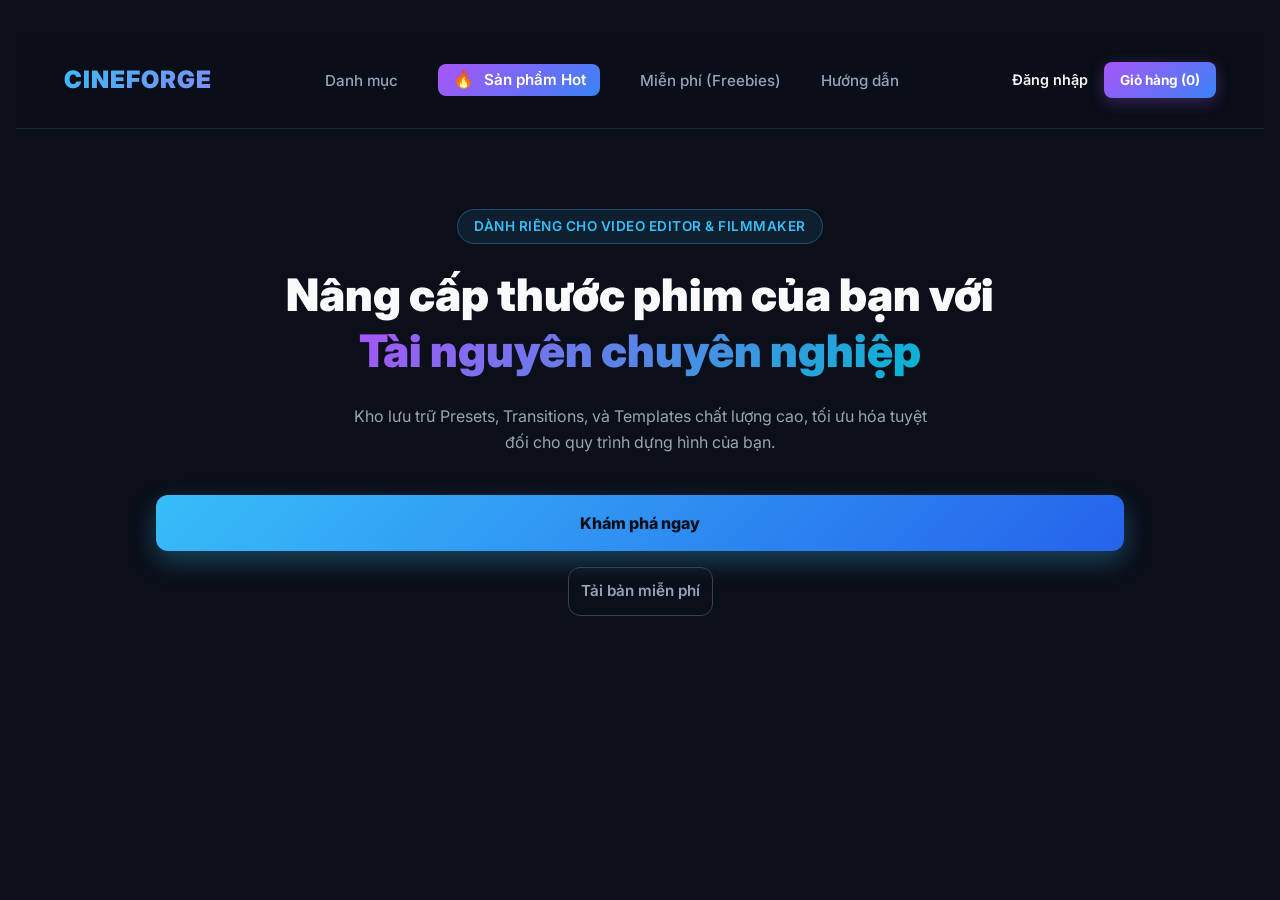
<file: index.html>
<!doctype html>
<html lang="vi">
  <head>
    <meta charset="UTF-8" />
    <meta name="viewport" content="width=device-width, initial-scale=1.0" />
    <link rel="icon" type="image/svg+xml" href="fabicon.svg" />
    <title>Dự án sell_online</title>
    <!-- Google Fonts -->
    <link
      href="https://fonts.googleapis.com/css2?family=Inter:wght@400;500;600;700;900&family=Poppins:wght@400;600;700;900&display=swap"
      rel="stylesheet"
    />
    <!-- Liên kết file CSS riêng -->
    <link rel="stylesheet" href="style.css" />
    <style>
      /* <!-- Bọc thẻ a dẫn về trang chủ --> */
      <a
        href="./index.html"
        style="text-decoration: none; display: inline-flex; align-items: center; gap: 10px;"
        > <div
        class="logo-container"
        > <img
        src="./path-to-logo.png"
        alt="CineForge Logo"
        style="width: 32px; height: 32px;"
        /
        > <!--
        Hoặc
        icon/svg
        logo
        của
        Phúc
        --
        > </div
        > <span
        style="font-size: 1.25rem; font-weight: bold; color: #ffffff;"
        > CineForge</span
        > </a
        > * {
        margin: 0;
        padding: 0;
        box-sizing: border-box;
      }

      body {
        background-color: #0b0f19;
        color: #f8fafc;
        font-family: "Inter", sans-serif;
        overflow-x: hidden;
        line-height: 1.5;
      }

      /* --- HEADER & MENU ĐÃ CÂN ĐỐI --- */
      header {
        width: 100%;
        background-color: rgba(11, 15, 25, 0.95);
        backdrop-filter: blur(10px);
        border-bottom: 1px solid #1f2937;
        position: sticky;
        top: 0;
        z-index: 1000;
        padding: 1rem 2rem;
      }

      .nav-container {
        max-width: 1300px;
        margin: 0 auto;
        display: flex;
        justify-content: space-between;
        align-items: center;
        padding: 0 1rem;
      }

      .logo {
        font-size: 1.5rem;
        font-weight: 900;
        background: linear-gradient(135deg, #38bdf8, #818cf8);
        -webkit-background-clip: text;
        -webkit-text-fill-color: transparent;
        letter-spacing: 1px;
        text-decoration: none;
      }

      .nav-links {
        display: flex;
        list-style: none;
        gap: 2.5rem;
        align-items: center;
        margin: 0 auto;
      }

      .nav-links a {
        color: #94a3b8;
        text-decoration: none;
        font-weight: 500;
        font-size: 0.95rem;
        transition: color 0.2s ease;
      }

      .nav-links a:hover,
      .nav-links a.active {
        color: #38bdf8;
      }

      .nav-actions {
        display: flex;
        gap: 1rem;
        align-items: center;
      }

      /* --- HERO SECTION --- */
      .hero-section {
        max-width: 900px;
        margin: 0 auto;
        padding: 6rem 1rem 4rem 1rem;
        text-align: center;
      }

      .hero-badge {
        display: inline-block;
        background: rgba(56, 189, 248, 0.1);
        color: #38bdf8;
        border: 1px solid rgba(56, 189, 248, 0.3);
        padding: 0.4rem 1rem;
        border-radius: 50px;
        font-size: 0.85rem;
        font-weight: 600;
        margin-bottom: 1.5rem;
        letter-spacing: 0.5px;
      }

      .hero-title {
        font-size: clamp(2.5rem, 5vw, 4rem);
        font-weight: 900;
        line-height: 1.15;
        color: #ffffff;
        margin-bottom: 1.25rem;
      }

      .hero-title span {
        background: linear-gradient(135deg, #38bdf8, #c084fc, #f43f5e);
        -webkit-background-clip: text;
        -webkit-text-fill-color: transparent;
      }

      .hero-desc {
        color: #94a3b8;
        font-size: 1.1rem;
        max-width: 650px;
        margin: 0 auto 2.5rem auto;
      }

      .btn-primary {
        display: inline-block;
        background: linear-gradient(135deg, #38bdf8, #2563eb);
        color: #0b0f19;
        padding: 1rem 2.5rem;
        border-radius: 0.75rem;
        font-weight: 800;
        font-size: 1rem;
        text-decoration: none;
        box-shadow: 0 10px 25px rgba(56, 189, 248, 0.3);
        transition:
          transform 0.2s,
          box-shadow 0.2s;
      }

      .btn-primary:hover {
        transform: translateY(-2px);
        box-shadow: 0 15px 30px rgba(56, 189, 248, 0.5);
      }
    </style>
  </head>
  <body>
    <!-- Navigation Bar -->
    <header>
      <div class="nav-container">
        <div class="logo">CINEFORGE</div>
        <ul class="nav-links">
          <li><a href="danh_muc.html">Danh mục</a></li>
          <li>
            <a
              href="san_pham.html"
              class="btn-buy"
              style="color: #ffffff; font-weight: 600"
            >
              <span class="pulse-icon">🔥</span> Sản phẩm Hot
            </a>
          </li>
          <li><a href="free.html">Miễn phí (Freebies)</a></li>
          <li><a href="help.html">Hướng dẫn</a></li>
        </ul>
        <div class="nav-actions">
          <a href="login.html" id="login" class="login-btn">Đăng nhập</a>
          <a href="gio_hang.html" class="cart-btn">Giỏ hàng (0)</a>
        </div>
      </div>
    </header>

    <!-- Hero Section -->
    <section class="hero">
      <div class="hero-badge">Dành riêng cho Video Editor & Filmmaker</div>
      <h1>
        Nâng cấp thước phim của bạn với <span>Tài nguyên chuyên nghiệp</span>
      </h1>
      <p>
        Kho lưu trữ Presets, Transitions, và Templates chất lượng cao, tối ưu
        hóa tuyệt đối cho quy trình dựng hình của bạn.
      </p>
      <div class="hero-buttons">
        <a href="kham_pha.html" class="btn-primary">Khám phá ngay</a>
        <a href="free.html" class="btn-secondary">Tải bản miễn phí</a>
      </div>
    </section>

    <!-- Modal Đăng Nhập -->
    <div id="loginModal" class="modal-overlay">
      <div class="modal-container">
        <button class="modal-close" id="closeModalBtn">&times;</button>
        <div style="text-align: center; margin-bottom: 2rem">
          <h2
            style="
              font-size: 1.75rem;
              font-weight: 900;
              margin-bottom: 0.5rem;
              color: #ffffff;
            "
          >
            Đăng Nhập
          </h2>
          <p style="color: var(--text-muted); font-size: 0.9rem">
            Truy cập vào kho tài nguyên CineForge
          </p>
        </div>

        <!-- Nút Đăng nhập nhanh bằng Google -->
        <button type="button" id="googleLoginBtn">
          <svg width="18" height="18" viewBox="0 0 24 24">
            <path
              fill="#4285F4"
              d="M23.745 12.27c0-.7-.06-1.4-.19-2.07H12v4.51h6.6c-.29 1.52-1.14 2.82-2.4 3.68v3.05h3.88c2.27-2.09 3.66-5.17 3.66-9.17z"
            />
            <path
              fill="#34A853"
              d="M12 24c3.24 0 5.95-1.08 7.93-2.91l-3.88-3.05c-1.08.72-2.45 1.16-4.05 1.16-3.13 0-5.78-2.11-6.73-4.96H1.18v3.14C3.15 21.32 7.23 24 12 24z"
            />
            <path
              fill="#FBBC05"
              d="M5.27 14.24c-.25-.72-.38-1.49-.38-2.24s.13-1.52.38-2.24V6.62H1.18C.43 8.13 0 9.82 0 12s.43 3.87 1.18 5.38l4.09-3.14z"
            />
            <path
              fill="#EA4335"
              d="M12 4.75c1.77 0 3.35.61 4.6 1.8l3.42-3.42C17.95 1.19 15.24 0 12 0 7.23 0 3.15 2.68 1.18 6.62l4.09 3.14c.95-2.85 3.6-4.96 6.73-4.96z"
            />
          </svg>
          Tiếp tục với Google
        </button>

        <div
          style="
            display: flex;
            align-items: center;
            text-align: center;
            color: var(--text-muted);
            margin-bottom: 1.25rem;
            font-size: 0.85rem;
          "
        >
          <div
            style="flex: 1; border-bottom: 1px solid var(--border-color)"
          ></div>
          <span style="padding: 0 0.75rem">hoặc đăng nhập bằng email</span>
          <div
            style="flex: 1; border-bottom: 1px solid var(--border-color)"
          ></div>
        </div>

        <form>
          <div class="form-group">
            <label>Email hoặc tên tài khoản</label>
            <input type="text" placeholder="Nhập email của bạn..." required />
          </div>
          <div class="form-group">
            <label>Mật khẩu</label>
            <input type="password" placeholder="Nhập mật khẩu..." required />
          </div>
          <button type="submit" class="modal-submit-btn">Đăng Nhập Ngay</button>
        </form>
      </div>
    </div>

    <!-- Liên kết file JavaScript -->
    <script src="script.js"></script>
  </body>
</html>
</file>
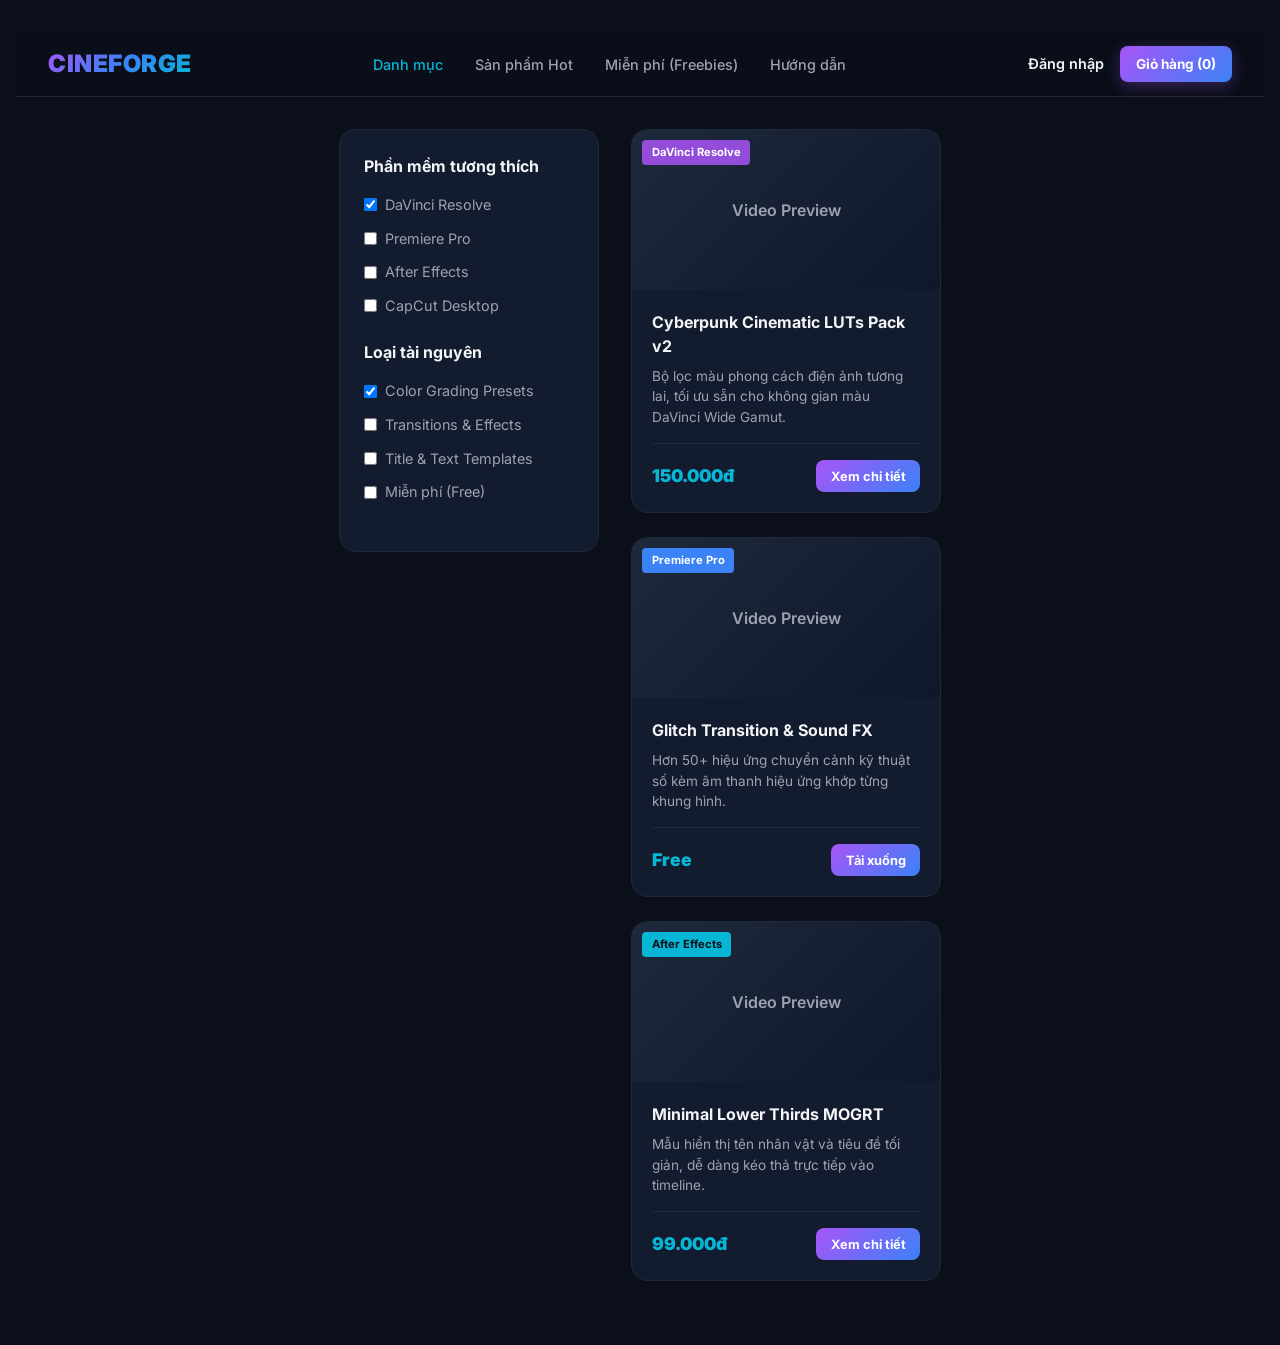
<file: danh_muc.html>
<!doctype html>
<html lang="vi">
  <head>
    <meta charset="UTF-8" />
    <meta name="viewport" content="width=device-width, initial-scale=1.0" />
    <title>Danh mục tài nguyên - CineForge</title>
    <link rel="icon" type="image/svg+xml" href="fabicon.svg" />
    <!-- Google Fonts -->
    <link
      href="https://fonts.googleapis.com/css2?family=Inter:wght@400;500;600;700;900&family=Poppins:wght@400;600;700;900&display=swap"
      rel="stylesheet"
    />
    <!-- File CSS chung -->
    <link rel="stylesheet" href="style.css" />
  </head>
  <body>
    <!-- Navigation Bar -->
    <header>
      <div class="nav-container">
        <div class="logo">CINEFORGE</div>
        <ul class="nav-links">
          <li>
            <a href="danh_muc.html" style="color: var(--neon-cyan)">Danh mục</a>
          </li>
          <li><a href="san_pham.html">Sản phẩm Hot</a></li>
          <li><a href="free.html">Miễn phí (Freebies)</a></li>
          <li><a href="help.html">Hướng dẫn</a></li>
        </ul>
        <div class="nav-actions">
          <a href="login.html" class="login-btn">Đăng nhập</a>
          <a href="gio_hang.html" class="cart-btn">Giỏ hàng (0)</a>
        </div>
      </div>
    </header>

    <!-- Main Shop Section -->
    <div class="shop-container">
      <!-- Bộ lọc bên trái -->
      <aside class="filter-sidebar">
        <div class="filter-group">
          <h3>Phần mềm tương thích</h3>
          <ul class="filter-options">
            <li>
              <label><input type="checkbox" checked /> DaVinci Resolve</label>
            </li>
            <li>
              <label><input type="checkbox" /> Premiere Pro</label>
            </li>
            <li>
              <label><input type="checkbox" /> After Effects</label>
            </li>
            <li>
              <label><input type="checkbox" /> CapCut Desktop</label>
            </li>
          </ul>
        </div>
        <div class="filter-group">
          <h3>Loại tài nguyên</h3>
          <ul class="filter-options">
            <li>
              <label
                ><input type="checkbox" checked /> Color Grading Presets</label
              >
            </li>
            <li>
              <label><input type="checkbox" /> Transitions & Effects</label>
            </li>
            <li>
              <label><input type="checkbox" /> Title & Text Templates</label>
            </li>
            <li>
              <label><input type="checkbox" /> Miễn phí (Free)</label>
            </li>
          </ul>
        </div>
      </aside>

      <!-- Danh sách sản phẩm bên phải -->
      <main class="product-grid">
        <!-- Sản phẩm 1 -->
        <div class="product-card">
          <div class="product-thumb">
            <span class="product-badge">DaVinci Resolve</span>
            <span>Video Preview</span>
          </div>
          <div class="product-content">
            <h3 class="product-title">Cyberpunk Cinematic LUTs Pack v2</h3>
            <p class="product-desc">
              Bộ lọc màu phong cách điện ảnh tương lai, tối ưu sẵn cho không
              gian màu DaVinci Wide Gamut.
            </p>
            <div class="product-footer">
              <span class="product-price">150.000đ</span>
              <a href="#" class="btn-buy">Xem chi tiết</a>
            </div>
          </div>
        </div>

        <!-- Sản phẩm 2 -->
        <div class="product-card">
          <div class="product-thumb">
            <span class="product-badge" style="background: var(--electric-blue)"
              >Premiere Pro</span
            >
            <span>Video Preview</span>
          </div>
          <div class="product-content">
            <h3 class="product-title">Glitch Transition & Sound FX</h3>
            <p class="product-desc">
              Hơn 50+ hiệu ứng chuyển cảnh kỹ thuật số kèm âm thanh hiệu ứng
              khớp từng khung hình.
            </p>
            <div class="product-footer">
              <span class="product-price">Free</span>
              <a href="#" class="btn-buy">Tải xuống</a>
            </div>
          </div>
        </div>

        <!-- Sản phẩm 3 -->
        <div class="product-card">
          <div class="product-thumb">
            <span
              class="product-badge"
              style="background: var(--neon-cyan); color: #0b0f19"
              >After Effects</span
            >
            <span>Video Preview</span>
          </div>
          <div class="product-content">
            <h3 class="product-title">Minimal Lower Thirds MOGRT</h3>
            <p class="product-desc">
              Mẫu hiển thị tên nhân vật và tiêu đề tối giản, dễ dàng kéo thả
              trực tiếp vào timeline.
            </p>
            <div class="product-footer">
              <span class="product-price">99.000đ</span>
              <a href="#" class="btn-buy">Xem chi tiết</a>
            </div>
          </div>
        </div>
      </main>
    </div>
    <script src="script.js"></script>
  </body>
</html>
</file>
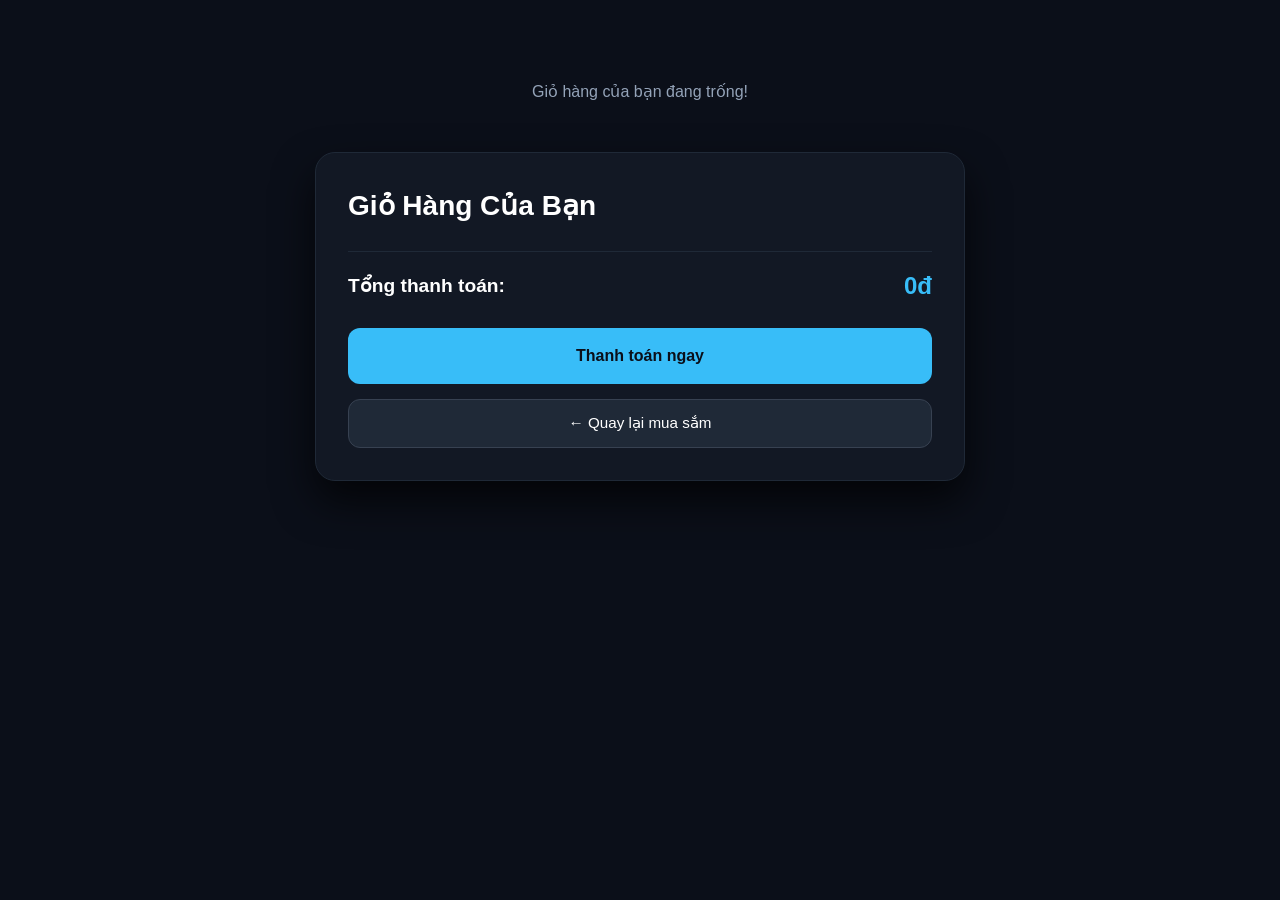
<file: download.html>
<!doctype html>
<html lang="vi">
  <head>
    <meta charset="UTF-8" />
    <meta name="viewport" content="width=device-width, initial-scale=1.0" />
    <title>Tải xuống sản phẩm - CineForge</title>
    <link rel="icon" type="image/svg+xml" href="fabicon.svg" />
    <link
      href="https://fonts.googleapis.com/css2?family=Inter:wght@400;500;600;700;900&display=swap"
      rel="stylesheet"
    />
  </head>
  <body
    style="
      background-color: #0b0f19;
      color: #fff;
      font-family: &quot;Inter&quot;, sans-serif;
      margin: 0;
      padding: 4rem 1rem;
      display: flex;
      justify-content: center;
      align-items: center;
      min-height: 100vh;
      box-sizing: border-box;
    "
  >
    <div
      style="
        max-width: 500px;
        width: 100%;
        background: #121824;
        border: 1px solid #1f2937;
        padding: 2.5rem;
        border-radius: 1.25rem;
        text-align: center;
        box-shadow: 0 20px 40px rgba(0, 0, 0, 0.7);
      "
    >
      <div style="font-size: 3rem; margin-bottom: 1rem">🎉</div>
      <h2
        style="
          font-size: 1.5rem;
          font-weight: 900;
          color: #38bdf8;
          margin-bottom: 0.5rem;
        "
      >
        Thanh toán thành công!
      </h2>
      <p style="color: #94a3b8; font-size: 0.95rem; margin-bottom: 1.5rem">
        Cảm ơn bạn đã mua hàng. Đơn hàng của bạn đã được xác nhận tự động.
      </p>

      <div
        style="
          background: #0b0f19;
          border: 1px solid #374151;
          padding: 1rem;
          border-radius: 0.75rem;
          margin-bottom: 1.5rem;
          text-align: left;
        "
      >
        <p style="margin: 0.2rem 0; color: #94a3b8; font-size: 0.9rem">
          Tài khoản nhận: <b id="buyerEmailDisplay" style="color: #fff">...</b>
        </p>
        <p style="margin: 0.2rem 0; color: #94a3b8; font-size: 0.9rem">
          Trạng thái: <b style="color: #10b981">Đã thanh toán (Active)</b>
        </p>
      </div>

      <!-- Khu vực nút tải xuống -->
      <div id="downloadContent">
        <a
          href="#"
          download
          style="
            display: block;
            width: 100%;
            background: #38bdf8;
            color: #0b0f19;
            padding: 1rem;
            border-radius: 0.75rem;
            font-weight: bold;
            text-decoration: none;
            font-size: 1rem;
            box-sizing: border-box;
            margin-bottom: 0.75rem;
            cursor: pointer;
          "
        >
          📥 Tải xuống tập tin ngay
        </a>
      </div>

      <a
        href="san_pham.html"
        style="
          display: block;
          color: #94a3b8;
          text-decoration: none;
          font-size: 0.9rem;
          margin-top: 1rem;
        "
      >
        ← Quay lại trang sản phẩm
      </a>
    </div>

    <script>
      document.addEventListener("DOMContentLoaded", () => {
        const isPaid = localStorage.getItem("CineForge_Paid");

        if (!isPaid || isPaid !== "true") {
          alert(
            "Bạn chưa thanh toán đơn hàng nên chưa có quyền truy cập trang này!",
          );
          window.location.href = "gio_hang.html";
          return;
        }

        // 1. Hiển thị email người mua
        const buyerEmail =
          localStorage.getItem("CineForge_Email") || "Khách hàng";
        const emailDisplay = document.getElementById("buyerEmailDisplay");
        if (emailDisplay) emailDisplay.textContent = buyerEmail;

        // 2. Lấy thông tin sản phẩm
        const savedProduct = localStorage.getItem("CineForge_Product");
        const downloadContainer = document.getElementById("downloadContent");

        if (savedProduct && downloadContainer) {
          const product = JSON.parse(savedProduct);

          // Lấy chính xác tên sản phẩm do Phúc đặt (không tự động gắn thêm đuôi linh tinh)
          const fileName = product.name;

          downloadContainer.innerHTML = `
        <div style="background: #0b0f19; border: 1px solid #3b82f6; padding: 1rem; border-radius: 0.75rem; margin-bottom: 1rem; text-align: left;">
          <p style="margin: 0; color: #94a3b8; font-size: 0.85rem;">Sản phẩm của bạn:</p>
          <p style="margin: 0.3rem 0 0 0; color: #fff; font-weight: 600; font-size: 0.95rem;">🎥 ${fileName}</p>
        </div>
        <a
          href="${product.fileUrl}"
          download="${fileName}"
          style="
            display: block;
            width: 100%;
            background: #38bdf8;
            color: #0b0f19;
            text-align: center;
            text-decoration: none;
            border: none;
            padding: 1rem;
            border-radius: 0.75rem;
            font-weight: bold;
            font-size: 1rem;
            box-sizing: border-box;
            cursor: pointer;
          "
        >
          📥 Tải xuống video ngay
        </a>
      `;
        } else if (downloadContainer) {
          downloadContainer.innerHTML = `
        <p style="color: #ef4444; font-size: 0.9rem;">Không tìm thấy thông tin sản phẩm!</p>
      `;
        }
      });
    </script>
  </body>
</html>
</file>
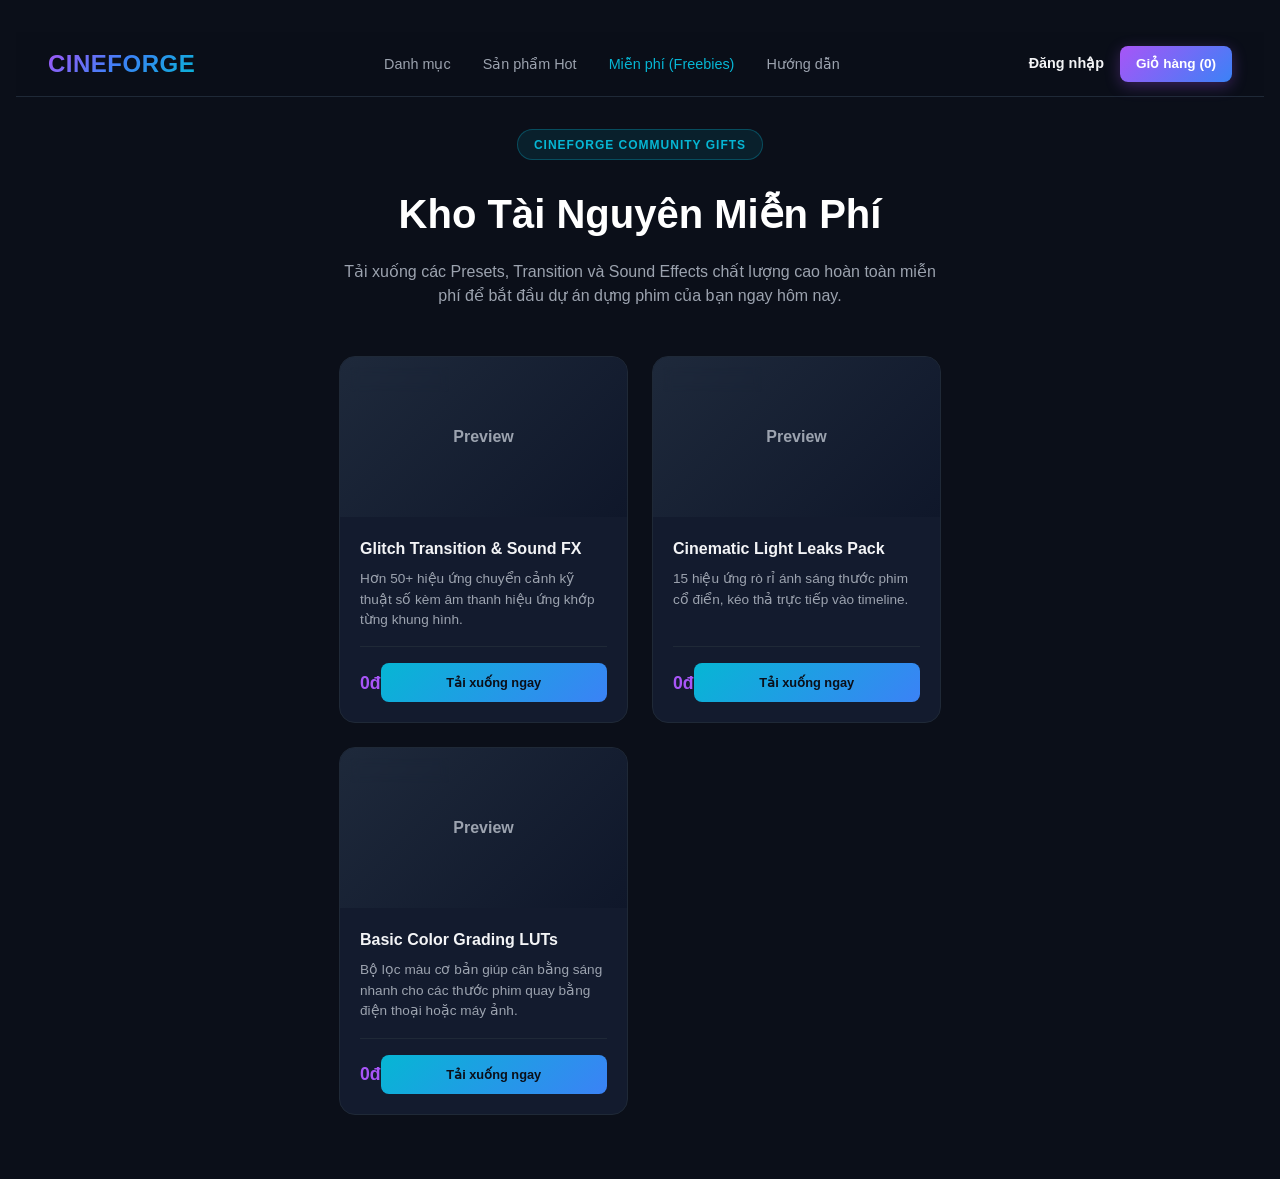
<file: free.html>
<!doctype html>
<html lang="vi">
  <head>
    <meta charset="UTF-8" />
    <meta name="viewport" content="width=device-width, initial-scale=1.0" />
    <title>Tài nguyên miễn phí - CineForge</title>
    <link rel="icon" type="image/svg+xml" href="fabicon.svg" />
    <!-- Google Fonts -->
    <!-- <link
      href="https://fonts.googleapis.com/css2?family=Inter:wght@400;500;600;700;900&family=Poppins:wght@400;600;700;900&display=swap"
      rel="stylesheet"
    /> -->
    <!-- File CSS chung -->
    <link rel="stylesheet" href="style.css" />

    <!-- Thêm đoạn ẩn toast mặc định này vào đây -->
    <style>
      #custom-toast {
        display: none !important;
      }
    </style>
  </head>
  <body>
    <!-- Navigation Bar -->
    <header>
      <div class="nav-container">
        <div class="logo">CINEFORGE</div>
        <ul class="nav-links">
          <li><a href="danh_muc.html">Danh mục</a></li>
          <li><a href="san_pham.html">Sản phẩm Hot</a></li>
          <li>
            <a href="free.html" style="color: var(--neon-cyan)"
              >Miễn phí (Freebies)</a
            >
          </li>
          <li><a href="help.html">Hướng dẫn</a></li>
        </ul>
        <div class="nav-actions">
          <a href="login.html" class="login-btn">Đăng nhập</a>
          <a href="gio_hang.html" class="cart-btn">Giỏ hàng (0)</a>
        </div>
      </div>
    </header>

    <!-- Main Freebies Section -->
    <div style="max-width: 1200px; margin: 3rem auto; padding: 0 1.5rem">
      <div style="text-align: center; margin-bottom: 3rem">
        <span class="hero-badge">CineForge Community Gifts</span>
        <h1 style="font-size: 2.5rem; font-weight: 900; margin-bottom: 1rem">
          Kho Tài Nguyên Miễn Phí
        </h1>
        <p style="color: var(--text-muted); max-width: 600px; margin: 0 auto">
          Tải xuống các Presets, Transition và Sound Effects chất lượng cao hoàn
          toàn miễn phí để bắt đầu dự án dựng phim của bạn ngay hôm nay.
        </p>
      </div>
      <!-- Lưới sản phẩm miễn phí -->
      <div class="product-grid">
        <!-- Free Item 1 -->
        <div class="product-card">
          <div class="product-thumb">
            <span
              class="product-badge"
              style="background: var(--neon-cyan); color: #0b0f19"
              >Free Download</span
            >
            <span>Preview</span>
          </div>
          <div class="product-content">
            <h3 class="product-title">Glitch Transition & Sound FX</h3>
            <p class="product-desc">
              Hơn 50+ hiệu ứng chuyển cảnh kỹ thuật số kèm âm thanh hiệu ứng
              khớp từng khung hình.
            </p>
            <div class="product-footer">
              <span class="product-price" style="color: var(--neon-purple)"
                >0đ</span
              >
              <button
                onclick="addToCartFromButton(this)"
                data-price="0"
                class="btn-buy"
                style="
                  background: linear-gradient(
                    135deg,
                    var(--neon-cyan),
                    var(--electric-blue)
                  );
                  color: #0b0f19;
                  border: none;
                  width: 100%;
                  padding: 0.75rem;
                  border-radius: 0.5rem;
                  font-weight: bold;
                  cursor: pointer;
                "
              >
                Tải xuống ngay
              </button>
            </div>
          </div>
        </div>

        <!-- Free Item 2 -->
        <div class="product-card">
          <div class="product-thumb">
            <span
              class="product-badge"
              style="background: var(--neon-cyan); color: #0b0f19"
              >Free Download</span
            >
            <span>Preview</span>
          </div>
          <div class="product-content">
            <h3 class="product-title">Cinematic Light Leaks Pack</h3>
            <p class="product-desc">
              15 hiệu ứng rò rỉ ánh sáng thước phim cổ điển, kéo thả trực tiếp
              vào timeline.
            </p>
            <div class="product-footer">
              <span class="product-price" style="color: var(--neon-purple)"
                >0đ</span
              >
              <button
                onclick="addToCartFromButton(this)"
                data-price="0"
                class="btn-buy"
                style="
                  background: linear-gradient(
                    135deg,
                    var(--neon-cyan),
                    var(--electric-blue)
                  );
                  color: #0b0f19;
                  border: none;
                  width: 100%;
                  padding: 0.75rem;
                  border-radius: 0.5rem;
                  font-weight: bold;
                  cursor: pointer;
                "
              >
                Tải xuống ngay
              </button>
            </div>
          </div>
        </div>

        <!-- Free Item 3 -->
        <div class="product-card">
          <div class="product-thumb">
            <span
              class="product-badge"
              style="background: var(--neon-cyan); color: #0b0f19"
              >Free Download</span
            >
            <span>Preview</span>
          </div>
          <div class="product-content">
            <h3 class="product-title">Basic Color Grading LUTs</h3>
            <p class="product-desc">
              Bộ lọc màu cơ bản giúp cân bằng sáng nhanh cho các thước phim quay
              bằng điện thoại hoặc máy ảnh.
            </p>
            <div class="product-footer">
              <span class="product-price" style="color: var(--neon-purple)"
                >0đ</span
              >
              <button
                onclick="addToCartFromButton(this)"
                data-price="0"
                class="btn-buy"
                style="
                  background: linear-gradient(
                    135deg,
                    var(--neon-cyan),
                    var(--electric-blue)
                  );
                  color: #0b0f19;
                  border: none;
                  width: 100%;
                  padding: 0.75rem;
                  border-radius: 0.5rem;
                  font-weight: bold;
                  cursor: pointer;
                "
              >
                Tải xuống ngay
              </button>
            </div>
          </div>
        </div>
        <div style="display: flex; justify-content: center; margin-top: 1rem">
          <button
            onclick="closeQRModal()"
            style="
              padding: 0.75rem 2rem;
              background: #374151;
              color: #fff;
              font-weight: 600;
              border: none;
              border-radius: 0.5rem;
              cursor: pointer;
            "
          >
            Đóng
          </button>
        </div>
      </div>
    </div>
    <!-- Đóng modal QR -->

    <script src="script.js"></script>
  </body>
</html>
</file>
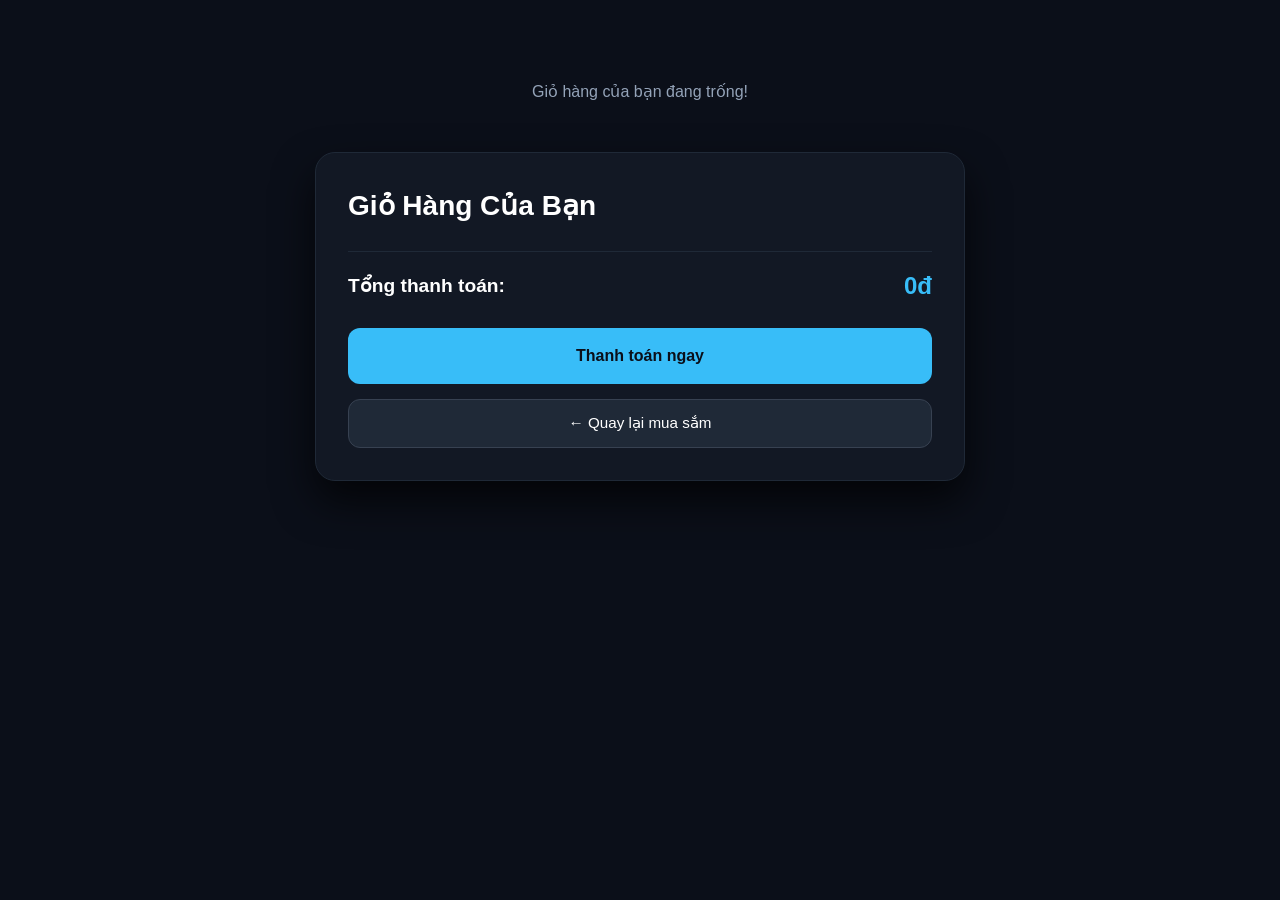
<file: gio_hang.html>
<!doctype html>
<html lang="vi">
  <head>
    <meta charset="UTF-8" />
    <meta name="viewport" content="width=device-width, initial-scale=1.0" />
    <title>Giỏ Hàng - CineForge</title>
    <link rel="icon" type="image/svg+xml" href="fabicon.svg" />
    <link rel="stylesheet" href="style.css" />
  </head>
  <body
    style="
      padding: 2rem;
      background-color: #0b0f19;
      color: #fff;
      font-family: &quot;Inter&quot;, sans-serif;
    "
  >
    <div id="cartItemsContainer">
      <!-- Danh sách sản phẩm bấm + - sẽ được tự động render vào đây -->
    </div>
    <!-- Đoạn HTML của một sản phẩm trong giỏ hàng -->

    <div
      style="
        max-width: 800px;
        margin: 0 auto;
        background-color: #121824;
        border: 1px solid #1f2937;
        border-radius: 1.25rem;
        padding: 2rem;
        box-shadow: 0 20px 40px rgba(0, 0, 0, 0.7);
      "
    >
      <h2 style="color: #ffffff; margin-bottom: 1.5rem; font-size: 1.75rem">
        Giỏ Hàng Của Bạn
      </h2>

      <div id="cartItemsContainer"></div>

      <div
        style="
          display: flex;
          justify-content: space-between;
          align-items: center;
          border-top: 1px solid #1f2937;
          padding-top: 1rem;
          margin-bottom: 1.5rem;
        "
      >
        <span style="font-size: 1.2rem; font-weight: 700; color: #ffffff"
          >Tổng thanh toán:</span
        >
        <span
          id="cartTotalPrice"
          style="font-size: 1.5rem; font-weight: 900; color: #38bdf8"
          >0đ</span
        >
      </div>

      <div
        class="cart-actions"
        style="display: flex; flex-direction: column; gap: 0.75rem"
      >
        <!-- Đã sửa nút này thành thẻ a trỏ thẳng sang trang thanh_toan.html -->
        <a
          href="thanh_toan.html"
          style="
            display: block;
            width: 100%;
            padding: 1rem;
            background: #38bdf8;
            color: #0b0f19;
            border: none;
            border-radius: 0.75rem;
            font-weight: bold;
            font-size: 1rem;
            text-align: center;
            text-decoration: none;
            box-sizing: border-box;
            cursor: pointer;
          "
        >
          Thanh toán ngay
        </a>

        <!-- Nút Quay lại mua sắm -->
        <a
          href="san_pham.html"
          style="
            display: block;
            text-align: center;
            padding: 0.75rem;
            background: #1f2937;
            color: #fff;
            text-decoration: none;
            border-radius: 0.75rem;
            font-weight: 500;
            font-size: 0.95rem;
            border: 1px solid #374151;
            box-sizing: border-box;
          "
        >
          ← Quay lại mua sắm
        </a>
      </div>
    </div>
    <script src="script.js"></script>
    <script>
      // Hàm hiển thị danh sách sản phẩm trong giỏ hàng kèm cụm nút + -
      function renderCartPage() {
        const cart = getCart();
        const container = document.getElementById("cartItemsContainer");
        const totalPriceEl = document.getElementById("cartTotalPrice");

        if (!container) return;

        // Xử lý khi giỏ hàng trống
        if (cart.length === 0) {
          container.innerHTML = `
            <div style="text-align: center; padding: 1rem 0;">
              <p style="color: #94a3b8; text-align: center; font-size: 1rem;">Giỏ hàng của bạn đang trống!</p>
            </div>
          `;
          if (totalPriceEl) totalPriceEl.textContent = "0đ";
          return;
        }

        // Nếu giỏ hàng có sản phẩm
        let html = "";
        let totalAmount = 0;

        cart.forEach((item, index) => {
          const quantity = item.quantity || 1;
          const itemTotal = Number(item.price) * quantity;
          totalAmount += itemTotal;

          // Ưu tiên dùng id, nếu không có thì lấy index làm định danh cho nút + -
          const identifier = item.id !== undefined ? `'${item.id}'` : index;

          html += `
            <div style="display: flex; justify-content: space-between; align-items: center; background: #0b0f19; padding: 1rem; border-radius: 0.75rem; border: 1px solid #1f2937; margin-bottom: 0.75rem;">
              <div>
                <div style="font-weight: 600; color: #fff; margin-bottom: 0.25rem">${item.name}</div>
                <div style="color: #38bdf8; font-size: 0.9rem">${Number(item.price).toLocaleString("vi-VN")}đ x ${quantity}</div>
              </div>

              <div style="display: flex; align-items: center; gap: 1rem;">
                <!-- Cụm nút + - -->
                <div style="display: flex; align-items: center; background: #121824; border: 1px solid #374151; border-radius: 0.5rem; overflow: hidden;">
                  <button onclick="updateItemQuantity(${identifier}, -1)" style="background: transparent; border: none; color: #fff; padding: 0.25rem 0.75rem; cursor: pointer; font-weight: bold;">-</button>
                  <span style="padding: 0 0.5rem; color: #fff; font-size: 0.9rem; min-width: 20px; text-align: center;">${quantity}</span>
                  <button onclick="updateItemQuantity(${identifier}, 1)" style="background: transparent; border: none; color: #fff; padding: 0.25rem 0.75rem; cursor: pointer; font-weight: bold;">+</button>
                </div>

                <!-- Nút Xóa -->
                <button onclick="removeItem(${index})" style="background: #ef4444; color: #fff; border: none; padding: 0.4rem 0.8rem; border-radius: 0.5rem; cursor: pointer; font-size: 0.85rem; font-weight: 600;">Xóa</button>
              </div>
            </div>
          `;
        });

        container.innerHTML = html;
        if (totalPriceEl) {
          totalPriceEl.textContent = totalAmount.toLocaleString("vi-VN") + "đ";
        }
      }

      // Hàm tăng giảm số lượng sản phẩm
      function updateItemQuantity(identifier, change) {
        let cart = getCart();
        let product;

        if (typeof identifier === "string") {
          product = cart.find((item) => item.id === identifier);
        } else {
          product = cart[identifier];
        }

        if (product) {
          product.quantity = (parseInt(product.quantity) || 1) + change;
          if (product.quantity < 1) {
            product.quantity = 1;
          }
          saveCart(cart);
          renderCartPage();
        }
      }

      // Hàm xóa sản phẩm
      function removeItem(index) {
        let cart = getCart();
        cart.splice(index, 1);
        saveCart(cart);
        renderCartPage();
      }

      // Tự động chạy khi tải trang giỏ hàng
      document.addEventListener("DOMContentLoaded", () => {
        renderCartPage();
      });
    </script>
  </body>
</html>
</file>
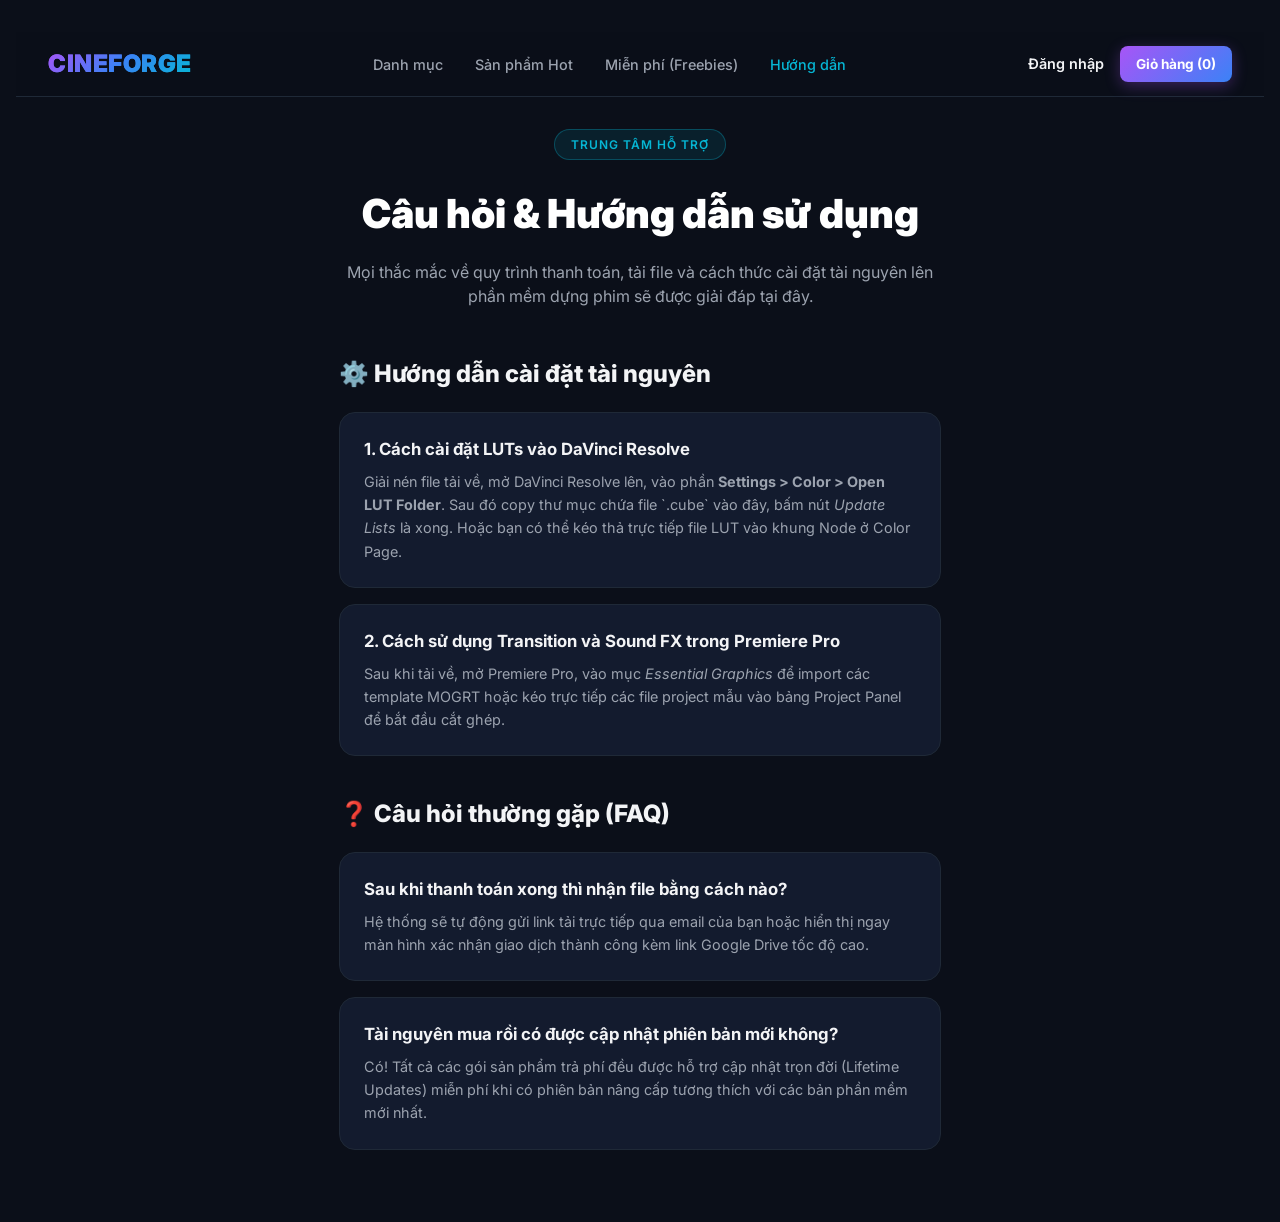
<file: help.html>
<!doctype html>
<html lang="vi">
  <head>
    <meta charset="UTF-8" />
    <meta name="viewport" content="width=device-width, initial-scale=1.0" />
    <title>Hướng dẫn & Trợ giúp - CineForge</title>
    <link rel="icon" type="image/svg+xml" href="fabicon.svg" />
    <!-- Google Fonts -->
    <link
      href="https://fonts.googleapis.com/css2?family=Inter:wght@400;500;600;700;900&family=Poppins:wght@400;600;700;900&display=swap"
      rel="stylesheet"
    />
    <!-- File CSS chung -->
    <link rel="stylesheet" href="style.css" />
  </head>
  <body>
    <!-- Navigation Bar -->
    <header>
      <div class="nav-container">
        <div class="logo">
          <a
            href="index.html"
            style="
              text-decoration: none;
              background: linear-gradient(
                135deg,
                var(--neon-purple),
                var(--electric-blue),
                var(--neon-cyan)
              );
              -webkit-background-clip: text;
              -webkit-text-fill-color: transparent;
            "
            >CINEFORGE</a
          >
        </div>
        <ul class="nav-links">
          <li><a href="danh_muc.html">Danh mục</a></li>
          <li><a href="san_pham.html">Sản phẩm Hot</a></li>
          <li><a href="free.html">Miễn phí (Freebies)</a></li>
          <li>
            <a href="help.html" style="color: var(--neon-cyan)">Hướng dẫn</a>
          </li>
        </ul>
        <div class="nav-actions">
          <a href="login.html" class="login-btn">Đăng nhập</a>
          <a href="gio_hang.html" class="cart-btn">Giỏ hàng (0)</a>
        </div>
      </div>
    </header>

    <!-- Main Help Section -->
    <div class="help-container">
      <div style="text-align: center; margin-bottom: 3rem">
        <span class="hero-badge">Trung tâm hỗ trợ</span>
        <h1 style="font-size: 2.5rem; font-weight: 900; margin-bottom: 1rem">
          Câu hỏi & Hướng dẫn sử dụng
        </h1>
        <p style="color: var(--text-muted); max-width: 600px; margin: 0 auto">
          Mọi thắc mắc về quy trình thanh toán, tải file và cách thức cài đặt
          tài nguyên lên phần mềm dựng phim sẽ được giải đáp tại đây.
        </p>
      </div>

      <!-- Phần 1: Hướng dẫn cài đặt -->
      <div class="help-section">
        <h2>⚙️ Hướng dẫn cài đặt tài nguyên</h2>

        <div class="faq-box">
          <div class="faq-question">
            1. Cách cài đặt LUTs vào DaVinci Resolve
          </div>
          <div class="faq-answer">
            Giải nén file tải về, mở DaVinci Resolve lên, vào phần
            <strong>Settings > Color > Open LUT Folder</strong>. Sau đó copy thư
            mục chứa file `.cube` vào đây, bấm nút <em>Update Lists</em> là
            xong. Hoặc bạn có thể kéo thả trực tiếp file LUT vào khung Node ở
            Color Page.
          </div>
        </div>

        <div class="faq-box">
          <div class="faq-question">
            2. Cách sử dụng Transition và Sound FX trong Premiere Pro
          </div>
          <div class="faq-answer">
            Sau khi tải về, mở Premiere Pro, vào mục
            <em>Essential Graphics</em> để import các template MOGRT hoặc kéo
            trực tiếp các file project mẫu vào bảng Project Panel để bắt đầu cắt
            ghép.
          </div>
        </div>
      </div>

      <!-- Phần 2: Câu hỏi thường gặp -->
      <div class="help-section">
        <h2>❓ Câu hỏi thường gặp (FAQ)</h2>

        <div class="faq-box">
          <div class="faq-question">
            Sau khi thanh toán xong thì nhận file bằng cách nào?
          </div>
          <div class="faq-answer">
            Hệ thống sẽ tự động gửi link tải trực tiếp qua email của bạn hoặc
            hiển thị ngay màn hình xác nhận giao dịch thành công kèm link Google
            Drive tốc độ cao.
          </div>
        </div>

        <div class="faq-box">
          <div class="faq-question">
            Tài nguyên mua rồi có được cập nhật phiên bản mới không?
          </div>
          <div class="faq-answer">
            Có! Tất cả các gói sản phẩm trả phí đều được hỗ trợ cập nhật trọn
            đời (Lifetime Updates) miễn phí khi có phiên bản nâng cấp tương
            thích với các bản phần mềm mới nhất.
          </div>
        </div>
      </div>
    </div>
    <script src="script.js"></script>
  </body>
</html>
</file>
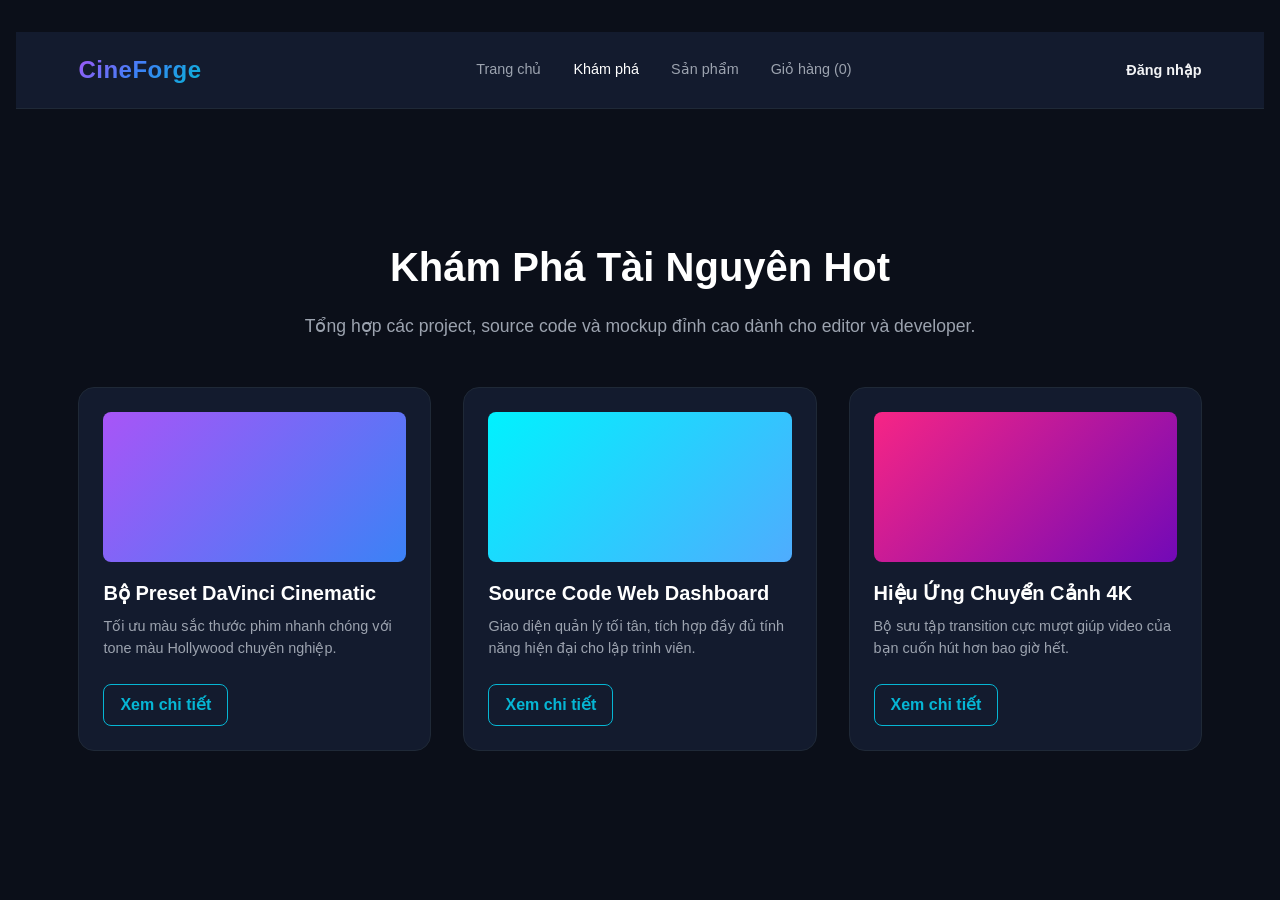
<file: kham_pha.html>
<!doctype html>
<html lang="vi">
  <head>
    <meta charset="UTF-8" />
    <meta name="viewport" content="width=device-width, initial-scale=1.0" />
    <title>Khám Phá - CineForge</title>
    <link rel="icon" type="image/svg+xml" href="fabicon.svg" />
    <!-- Liên kết file CSS chung -->
    <link rel="stylesheet" href="style.css" />
  </head>
  <body>
    <!-- Thanh Navigation (Menu đầu trang) -->
    <header class="header">
      <div class="logo">CineForge</div>
      <nav class="nav-links">
        <a href="index.html">Trang chủ</a>
        <a href="kham_pha.html" class="active">Khám phá</a>
        <a href="san_pham.html">Sản phẩm</a>
        <a href="gio_hang.html">Giỏ hàng</a>
      </nav>
      <div class="auth-buttons">
        <a href="login.html" class="login-btn">Đăng nhập</a>
      </div>
    </header>

    <!-- Phần Nội Dung Khám Phá -->
    <main style="padding: 8rem 5% 4rem; min-height: 80vh">
      <div style="text-align: center; margin-bottom: 3rem">
        <h1
          style="
            font-size: 2.5rem;
            font-weight: 900;
            color: #ffffff;
            margin-bottom: 1rem;
          "
        >
          Khám Phá Tài Nguyên Hot
        </h1>
        <p style="color: var(--text-muted); font-size: 1.1rem">
          Tổng hợp các project, source code và mockup đỉnh cao dành cho editor
          và developer.
        </p>
      </div>

      <!-- Lưới danh sách sản phẩm/khám phá mẫu -->
      <div
        style="
          display: grid;
          grid-template-columns: repeat(auto-fit, minmax(280px, 1fr));
          gap: 2rem;
        "
      >
        <!-- Thẻ bài viết/tài nguyên 1 -->
        <div
          style="
            background-color: var(--bg-card);
            border: 1px solid var(--border-color);
            border-radius: 1rem;
            overflow: hidden;
            padding: 1.5rem;
          "
        >
          <div
            style="
              height: 150px;
              background: linear-gradient(
                135deg,
                var(--neon-purple),
                var(--electric-blue)
              );
              border-radius: 0.5rem;
              margin-bottom: 1rem;
            "
          ></div>
          <h3 style="color: #fff; font-size: 1.25rem; margin-bottom: 0.5rem">
            Bộ Preset DaVinci Cinematic
          </h3>
          <p
            style="
              color: var(--text-muted);
              font-size: 0.9rem;
              margin-bottom: 1.5rem;
            "
          >
            Tối ưu màu sắc thước phim nhanh chóng với tone màu Hollywood chuyên
            nghiệp.
          </p>
          <a
            href="san_pham.html"
            style="
              display: inline-block;
              padding: 0.5rem 1rem;
              background: var(--bg-main);
              color: var(--neon-cyan);
              border: 1px solid var(--neon-cyan);
              border-radius: 0.5rem;
              text-decoration: none;
              font-weight: 600;
            "
            >Xem chi tiết</a
          >
        </div>

        <!-- Thẻ bài viết/tài nguyên 2 -->
        <div
          style="
            background-color: var(--bg-card);
            border: 1px solid var(--border-color);
            border-radius: 1rem;
            overflow: hidden;
            padding: 1.5rem;
          "
        >
          <div
            style="
              height: 150px;
              background: linear-gradient(135deg, #00f2fe, #4facfe);
              border-radius: 0.5rem;
              margin-bottom: 1rem;
            "
          ></div>
          <h3 style="color: #fff; font-size: 1.25rem; margin-bottom: 0.5rem">
            Source Code Web Dashboard
          </h3>
          <p
            style="
              color: var(--text-muted);
              font-size: 0.9rem;
              margin-bottom: 1.5rem;
            "
          >
            Giao diện quản lý tối tân, tích hợp đầy đủ tính năng hiện đại cho
            lập trình viên.
          </p>
          <a
            href="san_pham.html"
            style="
              display: inline-block;
              padding: 0.5rem 1rem;
              background: var(--bg-main);
              color: var(--neon-cyan);
              border: 1px solid var(--neon-cyan);
              border-radius: 0.5rem;
              text-decoration: none;
              font-weight: 600;
            "
            >Xem chi tiết</a
          >
        </div>

        <!-- Thẻ bài viết/tài nguyên 3 -->
        <div
          style="
            background-color: var(--bg-card);
            border: 1px solid var(--border-color);
            border-radius: 1rem;
            overflow: hidden;
            padding: 1.5rem;
          "
        >
          <div
            style="
              height: 150px;
              background: linear-gradient(135deg, #f72585, #7209b7);
              border-radius: 0.5rem;
              margin-bottom: 1rem;
            "
          ></div>
          <h3 style="color: #fff; font-size: 1.25rem; margin-bottom: 0.5rem">
            Hiệu Ứng Chuyển Cảnh 4K
          </h3>
          <p
            style="
              color: var(--text-muted);
              font-size: 0.9rem;
              margin-bottom: 1.5rem;
            "
          >
            Bộ sưu tập transition cực mượt giúp video của bạn cuốn hút hơn bao
            giờ hết.
          </p>
          <a
            href="san_pham.html"
            style="
              display: inline-block;
              padding: 0.5rem 1rem;
              background: var(--bg-main);
              color: var(--neon-cyan);
              border: 1px solid var(--neon-cyan);
              border-radius: 0.5rem;
              text-decoration: none;
              font-weight: 600;
            "
            >Xem chi tiết</a
          >
        </div>
      </div>
    </main>

    <!-- Modal Đăng Nhập (Giữ nguyên để đồng bộ tính năng đăng nhập trên mọi trang) -->
    <div id="loginModal" class="modal-overlay">
      <div class="modal-container">
        <button class="modal-close" id="closeModalBtn">&times;</button>
        <div style="text-align: center; margin-bottom: 2rem">
          <h2
            style="
              font-size: 1.75rem;
              font-weight: 900;
              margin-bottom: 0.5rem;
              color: #ffffff;
            "
          >
            Đăng Nhập
          </h2>
          <p style="color: var(--text-muted); font-size: 0.9rem">
            Truy cập vào kho tài nguyên CineForge
          </p>
        </div>
        <form>
          <div class="form-group">
            <label>Email hoặc tên tài khoản</label>
            <input type="text" placeholder="Nhập email của bạn..." required />
          </div>
          <div class="form-group">
            <label>Mật khẩu</label>
            <input type="password" placeholder="Nhập mật khẩu..." required />
          </div>
          <button type="submit" class="modal-submit-btn">Đăng Nhập Ngay</button>
        </form>
      </div>
    </div>

    <!-- Nhúng file JavaScript chung để trang nào cũng nhận tính năng popup và đồng bộ trạng thái đăng nhập -->
    <script src="script.js"></script>
  </body>
</html>
</file>
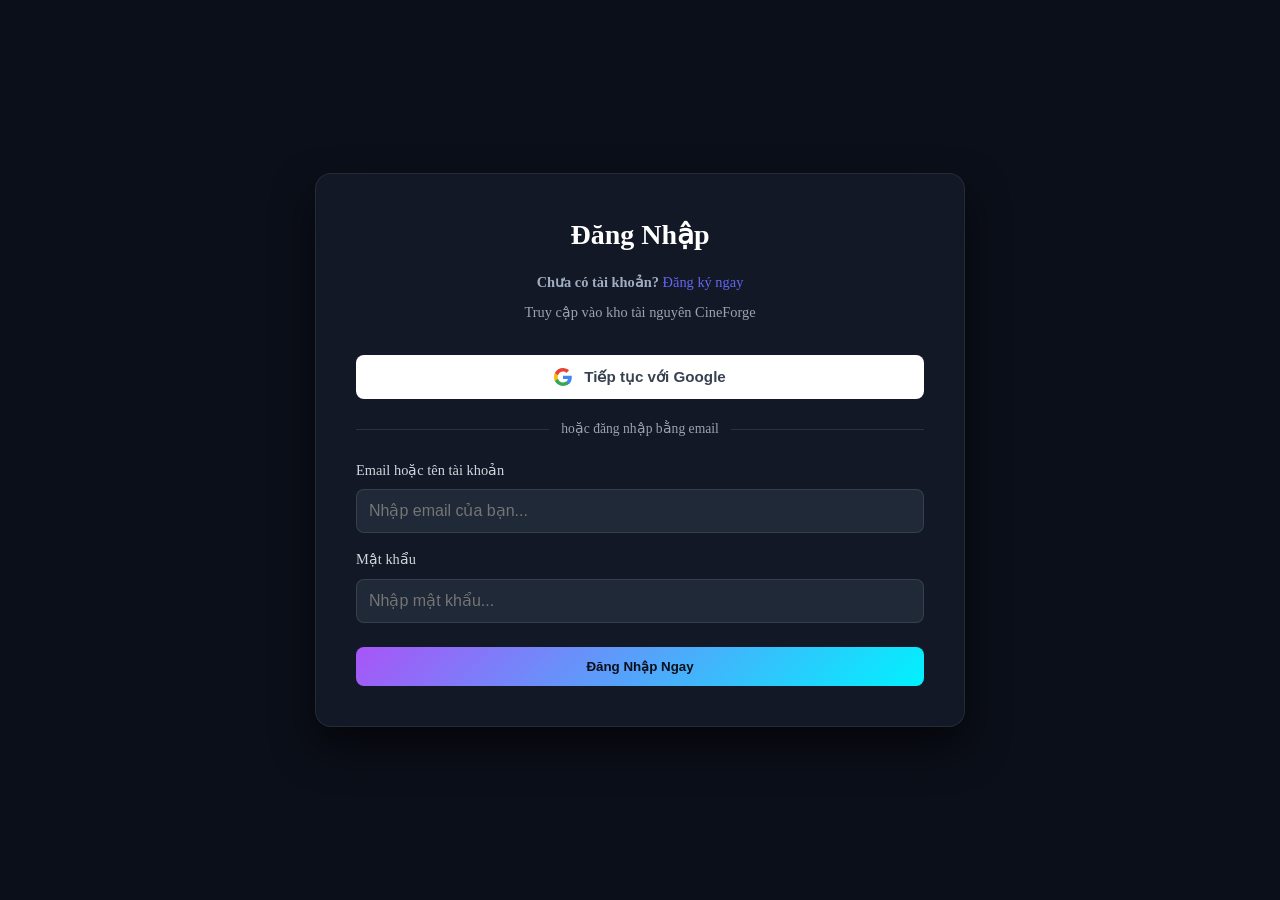
<file: login.html>
<!doctype html>
<html lang="vi">
  <head>
    <meta charset="UTF-8" />
    <meta name="viewport" content="width=device-width, initial-scale=1.0" />
    <title>Đăng Nhập - CineForge</title>
    <link rel="icon" type="image/svg+xml" href="fabicon.svg" />
    <!-- Gọi đúng file CSS chung -->
    <link rel="stylesheet" href="style.css" />
    <style>
      /* CSS riêng để trang login độc lập tự căn giữa màn hình tối */
      body {
        background-color: #0b0f19 !important;
        color: #f3f4f6 !important;
        display: flex;
        align-items: center;
        justify-content: center;
        min-height: 100vh;
        margin: 0;
        font-family: inherit;
      }
      .login-page-container {
        width: 100%;
        max-width: 420px;
        background-color: #121826;
        border: 1px solid rgba(255, 255, 255, 0.08);
        border-radius: 1rem;
        padding: 2.5rem;
        box-shadow: 0 20px 40px rgba(0, 0, 0, 0.6);
      }
    </style>
  </head>
  <body>
    <div class="login-page-container">
      <div style="text-align: center; margin-bottom: 2rem">
        <h2
          style="
            font-size: 1.75rem;
            font-weight: 900;
            margin-bottom: 0.5rem;
            color: #ffffff;
          "
        >
          Đăng Nhập

          <!-- Dòng chuyển hướng sang trang đăng ký -->
          <div
            class="auth-switch"
            style="
              text-align: center;
              margin-top: 1rem;
              color: #a0aec0;
              font-size: 0.9rem;
            "
          >
            Chưa có tài khoản?
            <a
              href="sign_up.html"
              style="color: #6366f1; text-decoration: none; font-weight: 500"
              >Đăng ký ngay</a
            >
          </div>
        </h2>
        <p style="color: #9ca3af; font-size: 0.9rem">
          Truy cập vào kho tài nguyên CineForge
        </p>
      </div>

      <!-- Nút Đăng nhập nhanh bằng Google -->
      <button
        type="button"
        id="googleLoginBtn"
        style="
          width: 100%;
          padding: 0.75rem;
          background-color: #ffffff;
          color: #374151;
          border: 1px solid rgba(255, 255, 255, 0.1);
          border-radius: 0.5rem;
          font-weight: 600;
          font-size: 0.95rem;
          cursor: pointer;
          display: flex;
          align-items: center;
          justify-content: center;
          gap: 0.75rem;
          margin-bottom: 1.25rem;
        "
      >
        <svg width="18" height="18" viewBox="0 0 24 24">
          <path
            fill="#4285F4"
            d="M23.745 12.27c0-.7-.06-1.4-.19-2.07H12v4.51h6.6c-.29 1.52-1.14 2.82-2.4 3.68v3.05h3.88c2.27-2.09 3.66-5.17 3.66-9.17z"
          />
          <path
            fill="#34A853"
            d="M12 24c3.24 0 5.95-1.08 7.93-2.91l-3.88-3.05c-1.08.72-2.45 1.16-4.05 1.16-3.13 0-5.78-2.11-6.73-4.96H1.18v3.14C3.15 21.32 7.23 24 12 24z"
          />
          <path
            fill="#FBBC05"
            d="M5.27 14.24c-.25-.72-.38-1.49-.38-2.24s.13-1.52.38-2.24V6.62H1.18C.43 8.13 0 9.82 0 12s.43 3.87 1.18 5.38l4.09-3.14z"
          />
          <path
            fill="#EA4335"
            d="M12 4.75c1.77 0 3.35.61 4.6 1.8l3.42-3.42C17.95 1.19 15.24 0 12 0 7.23 0 3.15 2.68 1.18 6.62l4.09 3.14c.95-2.85 3.6-4.96 6.73-4.96z"
          />
        </svg>
        Tiếp tục với Google
      </button>

      <div
        style="
          display: flex;
          align-items: center;
          text-align: center;
          color: #9ca3af;
          margin-bottom: 1.25rem;
          font-size: 0.85rem;
        "
      >
        <div
          style="flex: 1; border-bottom: 1px solid rgba(255, 255, 255, 0.1)"
        ></div>
        <span style="padding: 0 0.75rem">hoặc đăng nhập bằng email</span>
        <div
          style="flex: 1; border-bottom: 1px solid rgba(255, 255, 255, 0.1)"
        ></div>
      </div>

      <form id="loginFormPage">
        <div class="form-group" style="margin-bottom: 1rem">
          <label
            style="
              display: block;
              margin-bottom: 0.5rem;
              font-size: 0.9rem;
              color: #d1d5db;
            "
            >Email hoặc tên tài khoản</label
          >
          <input
            type="text"
            id="loginUserInput"
            placeholder="Nhập email của bạn..."
            required
            style="
              width: 100%;
              padding: 0.75rem;
              background: #1f2937;
              border: 1px solid rgba(255, 255, 255, 0.1);
              border-radius: 0.5rem;
              color: #fff;
              box-sizing: border-box;
            "
          />
        </div>
        <div class="form-group" style="margin-bottom: 1.5rem">
          <label
            style="
              display: block;
              margin-bottom: 0.5rem;
              font-size: 0.9rem;
              color: #d1d5db;
            "
            >Mật khẩu</label
          >
          <input
            type="password"
            placeholder="Nhập mật khẩu..."
            required
            style="
              width: 100%;
              padding: 0.75rem;
              background: #1f2937;
              border: 1px solid rgba(255, 255, 255, 0.1);
              border-radius: 0.5rem;
              color: #fff;
              box-sizing: border-box;
            "
          />
        </div>
        <button
          type="submit"
          style="
            width: 100%;
            padding: 0.75rem;
            background: linear-gradient(135deg, #a855f7, #00f2fe);
            color: #0b0f19;
            font-weight: 700;
            border: none;
            border-radius: 0.5rem;
            cursor: pointer;
          "
        >
          Đăng Nhập Ngay
        </button>
      </form>
    </div>

    <!-- Đoạn JS xử lý riêng cho trang login độc lập -->
    <script>
      document
        .getElementById("loginFormPage")
        .addEventListener("submit", function (e) {
          e.preventDefault();
          const userInput = document.getElementById("loginUserInput").value;

          // Lưu thông tin vào localStorage
          localStorage.setItem("isLoggedIn", "true");
          localStorage.setItem("username", userInput || "Phúc");
          localStorage.setItem("userName", userInput || "Phúc");

          alert("Đăng nhập thành công!");
          window.location.href = "index.html"; // Chuyển hướng về trang chủ
        });

      document
        .getElementById("googleLoginBtn")
        .addEventListener("click", function () {
          localStorage.setItem("isLoggedIn", "true");
          localStorage.setItem("username", "Phúc");
          localStorage.setItem("userName", "Phúc");

          alert("Đăng nhập bằng Google thành công!");
          window.location.href = "index.html"; // Chuyển hướng về trang chủ
        });
    </script>
  </body>
</html>
</file>
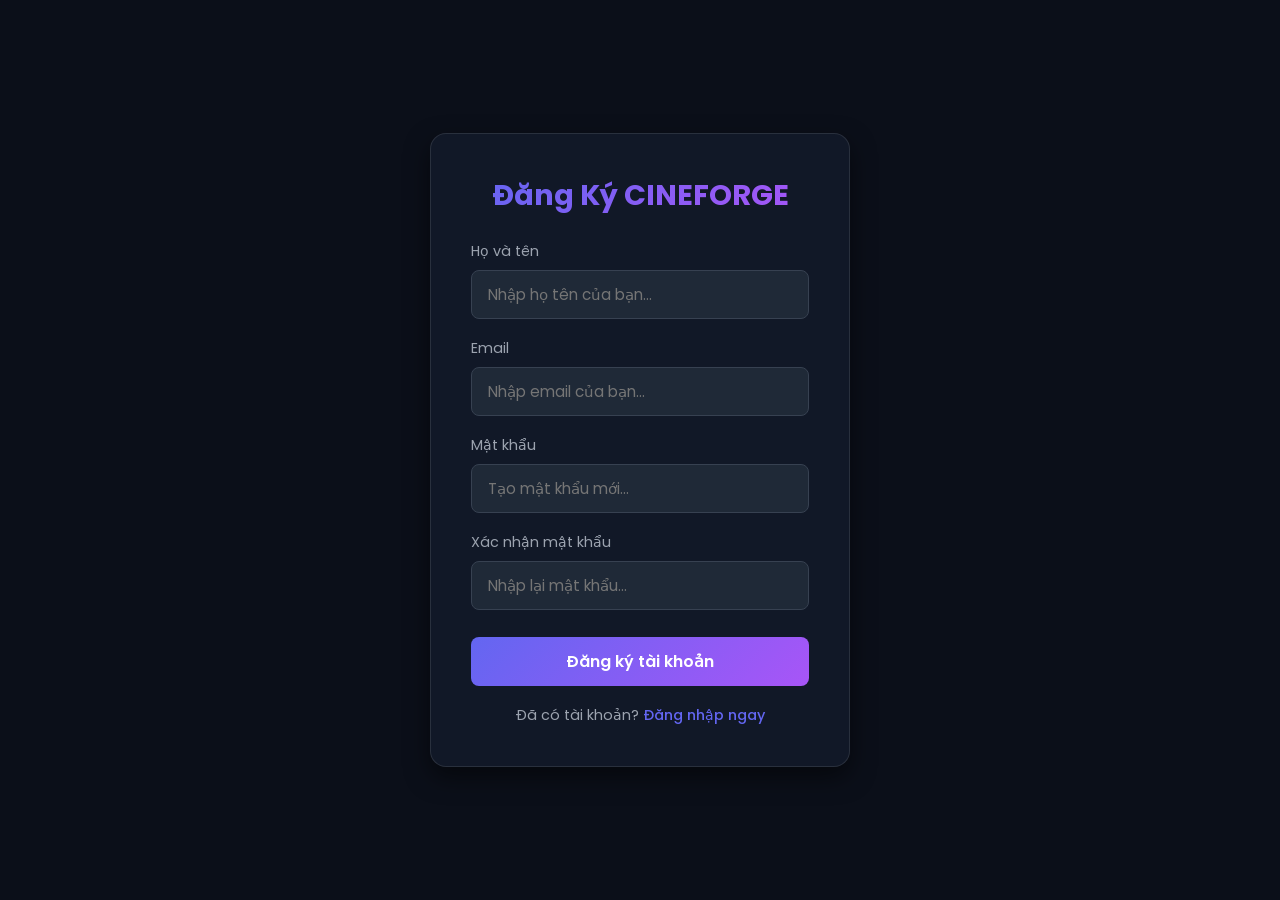
<file: sign_up.html>
<!doctype html>
<html lang="vi">
  <head>
    <meta charset="UTF-8" />
    <meta name="viewport" content="width=device-width, initial-scale=1.0" />
    <title>Đăng ký tài khoản - CINEFORGE</title>
    <link rel="icon" type="image/svg+xml" href="fabicon.svg" />
    <!-- Link Google Fonts & CSS tương tự các trang khác của Phúc -->
    <link
      href="https://fonts.googleapis.com/css2?family=Poppins:wght@300;400;500;600;700&display=swap"
      rel="stylesheet"
    />
    <style>
      * {
        margin: 0;
        padding: 0;
        box-sizing: border-box;
        font-family: "Poppins", sans-serif;
      }
      body {
        background-color: #0b0f19;
        color: #f3f4f6;
        display: flex;
        justify-content: center;
        align-items: center;
        min-height: 100vh;
      }
      .auth-container {
        background-color: #111827;
        padding: 2.5rem;
        border-radius: 1rem;
        border: 1px solid rgba(255, 255, 255, 0.1);
        width: 100%;
        max-width: 420px;
        box-shadow: 0 10px 25px rgba(0, 0, 0, 0.5);
      }
      .auth-container h2 {
        text-align: center;
        margin-bottom: 1.5rem;
        font-size: 1.8rem;
        background: linear-gradient(135deg, #6366f1, #a855f7);
        -webkit-background-clip: text;
        -webkit-text-fill-color: transparent;
      }
      .input-group {
        margin-bottom: 1.2rem;
      }
      .input-group label {
        display: block;
        margin-bottom: 0.5rem;
        font-size: 0.9rem;
        color: #9ca3af;
      }
      .input-group input {
        width: 100%;
        padding: 0.75rem 1rem;
        background-color: #1f2937;
        border: 1px solid #374151;
        border-radius: 0.5rem;
        color: white;
        font-size: 0.95rem;
        outline: none;
        transition: border-color 0.3s;
      }
      .input-group input:focus {
        border-color: #6366f1;
      }
      .btn-submit {
        width: 100%;
        padding: 0.75rem;
        background: linear-gradient(135deg, #6366f1, #a855f7);
        border: none;
        border-radius: 0.5rem;
        color: white;
        font-weight: 600;
        font-size: 1rem;
        cursor: pointer;
        transition: opacity 0.3s;
        margin-top: 0.5rem;
      }
      .btn-submit:hover {
        opacity: 0.9;
      }
      .auth-switch {
        text-align: center;
        margin-top: 1.2rem;
        color: #9ca3af;
        font-size: 0.9rem;
      }
      .auth-switch a {
        color: #6366f1;
        text-decoration: none;
        font-weight: 500;
      }
      .auth-switch a:hover {
        text-decoration: underline;
      }
    </style>
  </head>
  <body>
    <div class="auth-container">
      <h2>Đăng Ký CINEFORGE</h2>
      <form action="#" method="POST">
        <div class="input-group">
          <label>Họ và tên</label>
          <input type="text" placeholder="Nhập họ tên của bạn..." required />
        </div>
        <div class="input-group">
          <label>Email</label>
          <input type="email" placeholder="Nhập email của bạn..." required />
        </div>
        <div class="input-group">
          <label>Mật khẩu</label>
          <input type="password" placeholder="Tạo mật khẩu mới..." required />
        </div>
        <div class="input-group">
          <label>Xác nhận mật khẩu</label>
          <input type="password" placeholder="Nhập lại mật khẩu..." required />
        </div>

        <button type="submit" class="btn-submit">Đăng ký tài khoản</button>

        <div class="auth-switch">
          Đã có tài khoản? <a href="dang_nhap.html">Đăng nhập ngay</a>
        </div>
      </form>
    </div>
  </body>
</html>
</file>
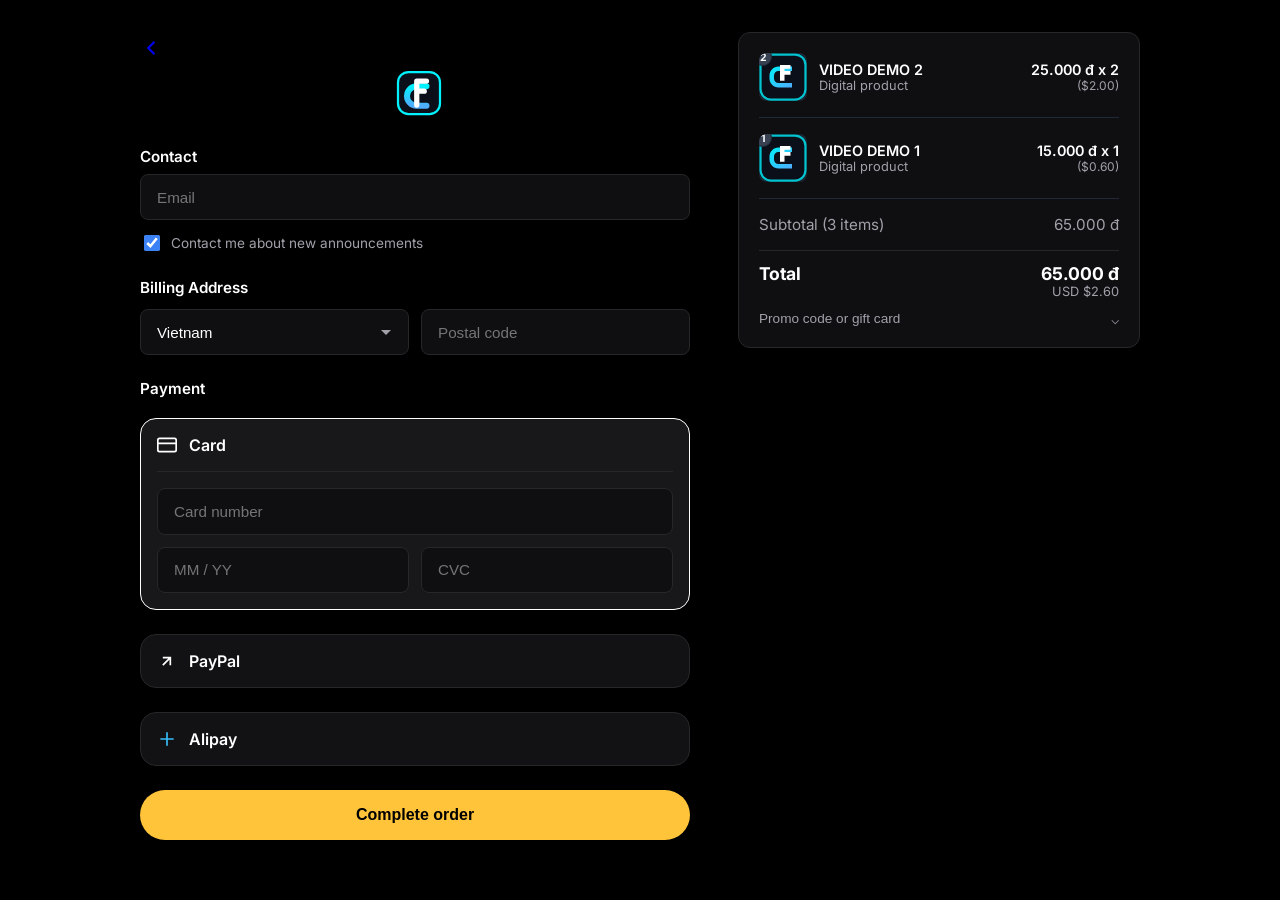
<file: thanh_toan.html>
<!doctype html>
<html lang="vi">
  <head>
    <meta charset="UTF-8" />
    <meta name="viewport" content="width=device-width, initial-scale=1.0" />
    <title>Thanh toán đơn hàng - CineForge</title>
    <link
      href="https://fonts.googleapis.com/css2?family=Inter:wght@400;500;600;700&family=Rajdhani:wght@700&display=swap"
      rel="stylesheet"
    />
    <link rel="stylesheet" href="thanh_toan.css" />
    <link rel="icon" type="image/svg+xml" href="fabicon.svg" />
  </head>
  <body>
    <div class="checkout-container">
      <!-- CỘT TRÁI -->
      <div>
        <!-- Logo Area & Nút Back -->
        <div class="logo-area">
          <a href="./san_pham.html" class="back-btn" title="Quay lại">
            <svg
              width="22"
              height="22"
              viewBox="0 0 24 24"
              fill="none"
              stroke="currentColor"
              stroke-width="2.5"
              stroke-linecap="round"
              stroke-linejoin="round"
            >
              <polyline points="15 18 9 12 15 6"></polyline>
            </svg>
          </a>
          <span class="logo-text"
            ><img
              src="./img/CF_img.svg"
              alt="CF Logo"
              style="width: 48px; height: 48px; border-radius: 12px"
          /></span>
        </div>

        <div style="margin-bottom: 1.5rem">
          <div class="section-label">Contact</div>
          <input
            type="email"
            id="buyerEmail"
            class="input-field"
            placeholder="Email"
            autocomplete="off"
            required
          />
          <label class="checkbox-container">
            <input type="checkbox" checked />
            Contact me about new announcements
          </label>
        </div>

        <div style="margin-bottom: 1.5rem">
          <div class="section-label" style="margin-bottom: 0.75rem">
            Billing Address
          </div>
          <div
            style="display: grid; grid-template-columns: 1fr 1fr; gap: 0.75rem"
          >
            <select class="input-field select-custom">
              <option value="VN">Vietnam</option>
              <option value="US">United States</option>
              <option value="UK">United Kingdom</option>
            </select>
            <input
              type="text"
              class="input-field"
              placeholder="Postal code"
              autocomplete="off"
            />
          </div>
        </div>

        <div>
          <div class="section-label" style="margin-bottom: 0.75rem">
            Payment
          </div>

          <div
            class="payment-methods-container"
            style="display: flex; flex-direction: column; gap: 1rem"
          >
            <!-- Cục 1: Card (Khi chọn sẽ bung form nhập thẻ bên trong) -->
            <div
              class="payment-box"
              id="methodCard"
              onclick="switchPayment('card')"
              style="
                border: 1px solid #27272a;
                border-radius: 1rem;
                padding: 1rem;
                background: #121214;
                cursor: pointer;
                transition: all 0.2s;
              "
            >
              <div
                style="
                  display: flex;
                  align-items: center;
                  gap: 0.75rem;
                  font-weight: 600;
                  color: #fff;
                "
              >
                <svg
                  width="20"
                  height="20"
                  viewBox="0 0 24 24"
                  fill="none"
                  stroke="currentColor"
                  stroke-width="2"
                >
                  <rect x="1" y="4" width="22" height="16" rx="2" ry="2"></rect>
                  <line x1="1" y1="10" x2="23" y2="10"></line>
                </svg>
                Card
              </div>
              <div
                id="contentCard"
                class="payment-content"
                style="
                  display: none;
                  margin-top: 1rem;
                  padding-top: 1rem;
                  border-top: 1px solid #27272a;
                "
              >
                <input
                  type="text"
                  class="input-field"
                  placeholder="Card number"
                  autocomplete="off"
                  style="margin-bottom: 0.75rem"
                />
                <div
                  style="
                    display: grid;
                    grid-template-columns: 1fr 1fr;
                    gap: 0.75rem;
                  "
                >
                  <input
                    type="text"
                    class="input-field"
                    placeholder="MM / YY"
                    autocomplete="off"
                  />
                  <input
                    type="text"
                    class="input-field"
                    placeholder="CVC"
                    autocomplete="off"
                  />
                </div>
              </div>
            </div>

            <!-- Cục 2: PayPal -->
            <div
              class="payment-box"
              id="methodPaypal"
              onclick="switchPayment('paypal')"
              style="
                border: 1px solid #27272a;
                border-radius: 1rem;
                padding: 1rem;
                background: #121214;
                cursor: pointer;
                transition: all 0.2s;
              "
            >
              <div
                style="
                  display: flex;
                  align-items: center;
                  gap: 0.75rem;
                  font-weight: 600;
                  color: #fff;
                "
              >
                <svg
                  width="20"
                  height="20"
                  viewBox="0 0 24 24"
                  fill="none"
                  stroke="currentColor"
                  stroke-width="2"
                >
                  <path d="M7 17l9-9M7 8h9v9"></path>
                </svg>
                PayPal
              </div>
              <div
                id="contentPaypal"
                class="payment-content"
                style="
                  display: none;
                  margin-top: 1rem;
                  padding-top: 1rem;
                  border-top: 1px solid #27272a;
                "
              >
                <p style="color: #a1a1aa; font-size: 0.85rem">
                  Thanh toán nhanh chóng và an toàn qua cổng PayPal.
                </p>
              </div>
            </div>

            <!-- Cục 3: Alipay -->
            <div
              class="payment-box"
              id="methodAlipay"
              onclick="switchPayment('alipay')"
              style="
                border: 1px solid #27272a;
                border-radius: 1rem;
                padding: 1rem;
                background: #121214;
                cursor: pointer;
                transition: all 0.2s;
              "
            >
              <div
                style="
                  display: flex;
                  align-items: center;
                  gap: 0.75rem;
                  font-weight: 600;
                  color: #fff;
                "
              >
                <svg
                  width="20"
                  height="20"
                  viewBox="0 0 24 24"
                  fill="none"
                  stroke="#38bdf8"
                  stroke-width="2"
                >
                  <path d="M4 12h16M12 4v16"></path>
                </svg>
                Alipay
              </div>
              <div
                id="contentAlipay"
                class="payment-content"
                style="
                  display: none;
                  margin-top: 1rem;
                  padding-top: 1rem;
                  border-top: 1px solid #27272a;
                "
              >
                <div
                  style="
                    background: #18181b;
                    border: 1px solid #27272a;
                    border-radius: 0.75rem;
                    padding: 0.75rem;
                    display: flex;
                    align-items: center;
                    gap: 0.75rem;
                  "
                >
                  <span style="font-size: 1.2rem">🪟</span>
                  <span style="color: #a1a1aa; font-size: 0.85rem"
                    >After submission, you will be redirected to securely
                    complete next steps.</span
                  >
                </div>
              </div>
            </div>
          </div>
        </div>

        <button
          type="button"
          id="completeOrderBtn"
          onclick="handleCompleteOrder()"
          class="complete-btn"
        >
          Complete order
        </button>
      </div>

      <!-- CỘT PHẢI -->
      <div>
        <div class="summary-card">
          <!-- Vùng chứa danh sách sản phẩm tự động render -->
          <div id="checkoutItemsList">
            <!-- JavaScript sẽ tự động điền danh sách sản phẩm vào đây -->
          </div>

          <div class="summary-row">
            <span id="subtotalItemText">Subtotal (0 items)</span>
            <span id="subtotalVnd">0 đ</span>
          </div>

          <div class="summary-row total">
            <span>Total</span>
            <div style="text-align: right">
              <span id="totalVnd" style="color: #fff; font-size: 1.1rem"
                >0 đ</span
              >
              <div
                id="totalUsd"
                style="font-size: 0.8rem; color: #a1a1aa; font-weight: normal"
              >
                USD $0.00
              </div>
            </div>
          </div>

          <button class="promo-link" type="button">
            <span>Promo code or gift card</span>
            <span>⌵</span>
          </button>
        </div>
      </div>
    </div>
    <script src="script.js"></script>
  </body>
</html>
</file>
<file: style.css>
/* Thiết lập chung & Biến màu chủ đạo Dark Mode */
:root {
  --bg-dark: #0b0f19;
  --bg-card: #131b2e;
  --neon-purple: #a855f7;
  --electric-blue: #3b82f6;
  --neon-cyan: #06b6d4;
  --text-main: #f3f4f6;
  --text-muted: #9ca3af;
  --border-color: #1f2937;
}

* {
  margin: 0;
  padding: 0;
  box-sizing: border-box;
}

body {
  background-color: var(--bg-dark);
  color: var(--text-main);
  font-family: "Poppins", "Inter", sans-serif;
  line-height: 1.5;
  overflow-x: hidden;
}

/* Header & Navigation */
header {
  position: sticky;
  top: 0;
  z-index: 50;
  background-color: rgba(11, 15, 25, 0.85);
  backdrop-filter: blur(10px);
  border-bottom: 1px solid var(--border-color);
}

.nav-container {
  max-width: 1280px;
  margin: 0 auto;
  padding: 0 1.5rem;
  height: 4rem;
  display: flex;
  align-items: center;
  justify-content: space-between;
}

.logo {
  font-size: 1.5rem;
  font-weight: 900;
  background: linear-gradient(
    135deg,
    var(--neon-purple),
    var(--electric-blue),
    var(--neon-cyan)
  );
  -webkit-background-clip: text;
  -webkit-text-fill-color: transparent;
  letter-spacing: 0.5px;
}

.nav-links {
  display: flex;
  gap: 2rem;
  list-style: none;
}

.nav-links a {
  color: var(--text-muted);
  text-decoration: none;
  font-size: 0.9rem;
  font-weight: 500;
  transition: color 0.2s;
}

.nav-links a:hover {
  color: var(--neon-cyan);
}

.nav-actions {
  display: flex;
  align-items: center;
  gap: 1rem;
}

.login-btn {
  color: var(--text-main);
  text-decoration: none;
  font-size: 0.9rem;
  font-weight: 600;
  transition: color 0.2s;
}

.login-btn:hover {
  color: var(--neon-purple);
}

.cart-btn {
  background: linear-gradient(135deg, var(--neon-purple), var(--electric-blue));
  color: white;
  padding: 0.5rem 1rem;
  border-radius: 0.5rem;
  font-size: 0.85rem;
  font-weight: 700;
  text-decoration: none;
  box-shadow: 0 4px 15px rgba(168, 85, 247, 0.3);
  transition: opacity 0.2s;
}

.cart-btn:hover {
  opacity: 0.9;
}

/* file cấu hình nếu muốn nó dịnh chuyển chử khi phóng to thu nhỏ */
/* .hero {
  position: relative;
  padding: 6rem 1rem 8rem;
  text-align: center;
}

.hero-badge {
  display: inline-block;
  padding: 0.35rem 1rem;
  margin-bottom: 1.5rem;
  font-size: 0.75rem;
  font-weight: 600;
  text-transform: uppercase;
  letter-spacing: 1px;
  color: var(--neon-cyan);
  background-color: rgba(6, 182, 212, 0.1);
  border: 1px solid rgba(6, 182, 212, 0.3);
  border-radius: 50px;
}

.hero h1 {
  font-size: clamp(2.5rem, 5vw, 4rem);
  font-weight: 900;
  max-width: 900px;
  margin: 0 auto 1.5rem;
  line-height: 1.2;
}

.hero h1 span {
  background: linear-gradient(135deg, var(--neon-purple), var(--neon-cyan));
  -webkit-background-clip: text;
  -webkit-text-fill-color: transparent;
}

.hero p {
  color: var(--text-muted);
  font-size: 1.1rem;
  max-width: 650px;
  margin: 0 auto 2.5rem;
} */

/* Hero Section - Đã tối ưu chống dịch chuyển chữ */
.hero {
  position: relative;
  padding: 5rem 1rem 6rem;
  text-align: center;
  max-width: 1000px; /* Giới hạn khung chứa để chữ không bị bè ra quá rộng */
  margin: 0 auto;
}

.hero-badge {
  display: inline-block;
  padding: 0.35rem 1rem;
  margin-bottom: 1.5rem;
  font-size: 0.75rem;
  font-weight: 600;
  text-transform: uppercase;
  letter-spacing: 1px;
  color: var(--neon-cyan);
  background-color: rgba(6, 182, 212, 0.1);
  border: 1px solid rgba(6, 182, 212, 0.3);
  border-radius: 50px;
}

.hero h1 {
  /* Dùng kích thước ổn định hơn, hạn chế dùng vw quá lớn gây giật chữ */
  font-size: clamp(2rem, 3.5vw, 3.5rem);
  font-weight: 900;
  width: 100%;
  margin: 0 auto 1.5rem;
  line-height: 1.25;
  word-break: keep-all; /* Tránh ngắt từ tiếng Anh/Việt tùy tiện */
}

.hero h1 span {
  background: linear-gradient(135deg, var(--neon-purple), var(--neon-cyan));
  -webkit-background-clip: text;
  -webkit-text-fill-color: transparent;
  display: inline-block; /* Giúp cụm chữ màu không bị trôi dòng độc lập lỗi */
}

.hero p {
  color: var(--text-muted);
  font-size: 1rem;
  max-width: 600px;
  margin: 0 auto 2.5rem;
  line-height: 1.6;
}

.hero-buttons {
  display: flex;
  justify-content: center;
  gap: 1rem;
  flex-wrap: wrap;
}

.btn-primary {
  background: linear-gradient(135deg, var(--neon-purple), var(--electric-blue));
  color: white;
  padding: 0.9rem 2rem;
  border-radius: 0.75rem;
  font-weight: 700;
  text-decoration: none;
  box-shadow: 0 8px 25px rgba(168, 85, 247, 0.35);
  transition: transform 0.2s;
}

.btn-primary:hover {
  transform: translateY(-2px);
}

.btn-secondary {
  background-color: var(--bg-card);
  color: var(--text-main);
  border: 1px solid var(--border-color);
  padding: 0.9rem 2rem;
  border-radius: 0.75rem;
  font-weight: 700;
  text-decoration: none;
  transition: border-color 0.2s;
}

.btn-secondary:hover {
  border-color: var(--text-muted);
}

/* tab danh mục */
/* Shop Page Specific Styles */
.shop-container {
  max-width: 1280px;
  margin: 2rem auto;
  padding: 0 1.5rem;
  display: grid;
  grid-template-columns: 260px 1fr;
  gap: 2rem;
}

@media (max-width: 768px) {
  .shop-container {
    grid-template-columns: 1fr;
  }
}

/* Sidebar Filter */
.filter-sidebar {
  background-color: var(--bg-card);
  border: 1px solid var(--border-color);
  border-radius: 1rem;
  padding: 1.5rem;
  height: fit-content;
}

.filter-group h3 {
  font-size: 1rem;
  font-weight: 700;
  margin-bottom: 1rem;
  color: var(--text-main);
}

.filter-options {
  list-style: none;
  display: flex;
  flex-direction: column;
  gap: 0.75rem;
  margin-bottom: 1.5rem;
}

.filter-options label {
  display: flex;
  align-items: center;
  gap: 0.5rem;
  color: var(--text-muted);
  font-size: 0.9rem;
  cursor: pointer;
  transition: color 0.2s;
}

.filter-options label:hover {
  color: var(--neon-cyan);
}

/* Product Grid */
.product-grid {
  display: grid;
  grid-template-columns: repeat(auto-fill, minmax(280px, 1fr));
  gap: 1.5rem;
}

.product-card {
  background-color: var(--bg-card);
  border: 1px solid var(--border-color);
  border-radius: 1rem;
  overflow: hidden;
  transition:
    transform 0.2s,
    border-color 0.2s;
  display: flex;
  flex-direction: column;
}

.product-card:hover {
  transform: translateY(-4px);
  border-color: var(--neon-purple);
}

.product-thumb {
  position: relative;
  width: 100%;
  height: 160px;
  background: linear-gradient(135deg, #1e293b, #0f172a);
  display: flex;
  align-items: center;
  justify-content: center;
  color: var(--text-muted);
  font-weight: 600;
}

.product-badge {
  position: absolute;
  top: 10px;
  left: 10px;
  background: rgba(168, 85, 247, 0.85);
  backdrop-filter: blur(4px);
  color: white;
  font-size: 0.7rem;
  font-weight: 700;
  padding: 0.25rem 0.6rem;
  border-radius: 4px;
}

.product-content {
  padding: 1.25rem;
  display: flex;
  flex-direction: column;
  flex-grow: 1;
}

.product-title {
  font-size: 1rem;
  font-weight: 700;
  margin-bottom: 0.5rem;
  color: var(--text-main);
}

.product-desc {
  font-size: 0.85rem;
  color: var(--text-muted);
  margin-bottom: 1rem;
  flex-grow: 1;
}

.product-footer {
  display: flex;
  align-items: center;
  justify-content: space-between;
  border-top: 1px solid var(--border-color);
  padding-top: 1rem;
  margin-top: auto;
}

.product-price {
  font-size: 1.1rem;
  font-weight: 900;
  color: var(--neon-cyan);
}

.btn-buy {
  background: linear-gradient(135deg, var(--neon-purple), var(--electric-blue));
  color: white;
  padding: 0.4rem 0.9rem;
  border-radius: 0.5rem;
  font-size: 0.8rem;
  font-weight: 700;
  text-decoration: none;
  transition: opacity 0.2s;
}

.btn-buy:hover {
  opacity: 0.9;
}

/* tab sản phẩm */
/* Product Detail Page Styles */
.product-detail-container {
  max-width: 1200px;
  margin: 2.5rem auto;
  padding: 0 1.5rem;
  display: grid;
  grid-template-columns: 1.2fr 1fr;
  gap: 3rem;
}

@media (max-width: 900px) {
  .product-detail-container {
    grid-template-columns: 1fr;
  }
}

.product-media-preview {
  width: 100%;
  aspect-ratio: 16/9;
  background: linear-gradient(135deg, #1e293b, #0f172a);
  border: 1px solid var(--border-color);
  border-radius: 1rem;
  display: flex;
  flex-direction: column;
  align-items: center;
  justify-content: center;
  color: var(--text-muted);
  font-weight: 600;
  margin-bottom: 1.5rem;
  position: relative;
  overflow: hidden;
}

.product-info-box {
  background-color: var(--bg-card);
  border: 1px solid var(--border-color);
  border-radius: 1rem;
  padding: 2rem;
}

.product-specs {
  display: grid;
  grid-template-columns: 1fr 1fr;
  gap: 1rem;
  margin: 1.5rem 0;
  padding: 1.25rem 0;
  border-top: 1px solid var(--border-color);
  border-bottom: 1px solid var(--border-color);
}

.spec-item span {
  display: block;
  font-size: 0.8rem;
  color: var(--text-muted);
}

.spec-item strong {
  font-size: 0.95rem;
  color: var(--text-main);
}

.price-tag {
  font-size: 2rem;
  font-weight: 900;
  color: var(--neon-cyan);
  margin-bottom: 1rem;
}

.install-guide {
  margin-top: 1.5rem;
  background: rgba(168, 85, 247, 0.05);
  border: 1px dashed rgba(168, 85, 247, 0.3);
  padding: 1rem;
  border-radius: 0.75rem;
}

.install-guide h4 {
  color: var(--neon-purple);
  font-size: 0.95rem;
  margin-bottom: 0.5rem;
}

.install-guide p {
  font-size: 0.85rem;
  color: var(--text-muted);
}
/*  */
/* Hiệu ứng nhịp tim cho nút */
.pulse-icon {
  display: inline-block;
  animation: pulse 1.5s infinite;
  margin-right: 6px; /* Khoảng cách giữa icon và chữ */
  font-size: 1.1em;
}

@keyframes pulse {
  0% {
    transform: scale(1);
    opacity: 0.8;
  }
  50% {
    transform: scale(1.2);
    opacity: 1;
  }
  100% {
    transform: scale(1);
    opacity: 0.8;
  }
}
/*  */
/* tab help */
/* Help Page Styles */
.help-container {
  max-width: 900px;
  margin: 3rem auto;
  padding: 0 1.5rem;
}

.help-section {
  margin-bottom: 2.5rem;
}

.help-section h2 {
  font-size: 1.5rem;
  font-weight: 800;
  margin-bottom: 1.25rem;
  color: var(--text-main);
  display: flex;
  align-items: center;
  gap: 0.5rem;
}

.faq-box {
  background-color: var(--bg-card);
  border: 1px solid var(--border-color);
  border-radius: 1rem;
  padding: 1.5rem;
  margin-bottom: 1rem;
  transition: border-color 0.2s;
}

.faq-box:hover {
  border-color: var(--neon-cyan);
}

.faq-question {
  font-size: 1.05rem;
  font-weight: 700;
  color: var(--text-main);
  margin-bottom: 0.5rem;
}

.faq-answer {
  font-size: 0.9rem;
  color: var(--text-muted);
  line-height: 1.6;
}

/* Đăng nhập */
/* Google */
/* Style cho nút đăng nhập Google trong Modal */
#googleLoginBtn {
  width: 100%;
  padding: 0.75rem;
  background-color: #ffffff;
  color: #374151;
  border: 1px solid var(--border-color);
  border-radius: 0.5rem;
  font-weight: 600;
  font-size: 0.95rem;
  cursor: pointer;
  display: flex;
  align-items: center;
  justify-content: center;
  gap: 0.75rem;
  margin-bottom: 1.25rem;
  transition:
    background-color 0.2s,
    transform 0.1s;
}

#googleLoginBtn:hover {
  background-color: #f3f4f6; /* Đổi màu nhẹ khi rê chuột vào */
}
/*  */
/* Modal Popup Styles */
.modal-overlay {
  display: none; /* Mặc định ẩn đi */
  position: fixed;
  top: 0;
  left: 0;
  width: 100%;
  height: 100%;
  background-color: rgba(0, 0, 0, 0.7);
  backdrop-filter: blur(5px);
  z-index: 1000;
  justify-content: center;
  align-items: center;
}

.modal-container {
  background-color: var(--bg-card);
  border: 1px solid var(--border-color);
  border-radius: 1.25rem;
  padding: 2.5rem;
  width: 100%;
  max-width: 400px;
  box-shadow: 0 20px 40px rgba(0, 0, 0, 0.5);
  position: relative;
  animation: modalScale 0.3s ease-in-out;
}

@keyframes modalScale {
  from {
    transform: scale(0.8);
    opacity: 0;
  }
  to {
    transform: scale(1);
    opacity: 1;
  }
}

.modal-close {
  position: absolute;
  top: 1.25rem;
  right: 1.25rem;
  background: none;
  border: none;
  color: var(--text-muted);
  font-size: 1.5rem;
  cursor: pointer;
  transition: color 0.2s;
}

.modal-close:hover {
  color: var(--text-main);
}

.form-group {
  margin-bottom: 1.25rem;
}

.form-group label {
  display: block;
  font-size: 0.9rem;
  color: var(--text-muted);
  margin-bottom: 0.5rem;
}

.form-group input {
  width: 100%;
  padding: 0.75rem 1rem;
  background-color: #0b0f19;
  border: 1px solid var(--border-color);
  border-radius: 0.5rem;
  color: var(--text-main);
  font-size: 1rem;
  outline: none;
  transition: border-color 0.2s;
}

.form-group input:focus {
  border-color: var(--neon-cyan);
}

.modal-submit-btn {
  width: 100%;
  padding: 0.75rem;
  background: linear-gradient(135deg, var(--neon-purple), var(--electric-blue));
  color: white;
  border: none;
  border-radius: 0.5rem;
  font-weight: 700;
  font-size: 1rem;
  cursor: pointer;
  margin-top: 0.5rem;
  transition: opacity 0.2s;
}

.modal-submit-btn:hover {
  opacity: 0.9;
}

/* khám phá */
/* Tinh chỉnh lại thanh header cho thoáng và đẹp hơn */
.header {
  display: flex;
  justify-content: space-between;
  align-items: center;
  padding: 1.25rem 5%; /* Thêm khoảng đệm trên dưới và trái phải */
  background-color: var(--bg-card, #0b0f19);
  border-bottom: 1px solid var(--border-color, #1f293d);
  position: sticky;
  top: 0;
  z-index: 100;
}

.logo {
  font-size: 1.5rem;
  font-weight: 900;
  color: var(--neon-purple, #a855f7);
}

.nav-links {
  display: flex;
  gap: 2rem; /* Khoảng cách giữa các mục menu */
}

.nav-links a {
  color: var(--text-muted, #9ca3af);
  text-decoration: none;
  font-weight: 500;
  transition: color 0.2s;
}

.nav-links a:hover,
.nav-links a.active {
  color: #ffffff;
}

.login-btn {
  text-decoration: none;
  color: var(--text-main, #ffffff);
  font-weight: 600;
}

/* Giỏ hàng */
.cart-actions {
  display: flex !important;
  gap: 15px !important;
  width: 100% !important;
  margin-top: 20px !important;
}

.cart-actions .btn-back,
.cart-actions .btn-checkout {
  flex: 1 !important;
  width: 50% !important;
  padding: 12px 20px !important;
  font-size: 1rem !important;
  font-weight: 600 !important;
  border-radius: 8px !important;
  text-align: center !important;
  display: inline-flex !important;
  justify-content: center !important;
  align-items: center !important;
  box-sizing: border-box !important;
  text-decoration: none !important;
}

.cart-actions .btn-back {
  background-color: transparent !important;
  border: 1px solid rgba(255, 255, 255, 0.2) !important;
  color: #d1d5db !important;
}

.cart-actions .btn-checkout {
  background: linear-gradient(135deg, #00f2fe, #4facfe) !important;
  color: #0b0f19 !important;
  border: none !important;
  cursor: pointer !important;
}
/*  */
/* download */
/* --- CSS RIÊNG CHO TRANG DOWNLOAD / FREEBIES --- */
/* body {
  background-color: #0b0f19 !important;
  color: #f3f4f6 !important;
  font-family: inherit;
  margin: 0;
  padding: 0;
}

.freebies-section {
  max-width: 1100px;
  margin: 4rem auto;
  padding: 0 2rem;
}

.freebies-header {
  text-align: center;
  margin-bottom: 3.5rem;
}

.freebies-badge {
  display: inline-block;
  padding: 0.4rem 1.2rem;
  font-size: 0.75rem;
  font-weight: 600;
  text-transform: uppercase;
  letter-spacing: 1.5px;
  color: #00f2fe;
  background-color: rgba(6, 182, 212, 0.1);
  border: 1px solid rgba(6, 182, 212, 0.3);
  border-radius: 50px;
  margin-bottom: 1.2rem;
}

.freebies-header h2 {
  font-size: 2.5rem;
  font-weight: 800;
  color: #ffffff;
  margin-bottom: 0.75rem;
}

.freebies-header h2 span {
  background: linear-gradient(135deg, #a855f7, #00f2fe);
  -webkit-background-clip: text;
  -webkit-text-fill-color: transparent;
}

.freebies-header p {
  color: #9ca3af;
  font-size: 1.05rem;
}

.freebies-grid {
  display: grid;
  grid-template-columns: repeat(auto-fit, minmax(340px, 1fr));
  gap: 2.5rem;
}

.freebie-card {
  background-color: #121826;
  border: 1px solid rgba(255, 255, 255, 0.08);
  border-radius: 1rem;
  overflow: hidden;
  transition: all 0.3s ease;
  box-shadow: 0 10px 30px rgba(0, 0, 0, 0.4);
}

.freebie-card:hover {
  border-color: rgba(0, 242, 254, 0.35);
  transform: translateY(-5px);
  box-shadow: 0 15px 35px rgba(0, 242, 254, 0.15);
}

.freebie-banner {
  height: 180px;
  background: linear-gradient(135deg, #1f2937, #111827);
  display: flex;
  align-items: center;
  justify-content: center;
  color: #00f2fe;
  font-weight: 700;
  font-size: 1.15rem;
  border-bottom: 1px solid rgba(255, 255, 255, 0.06);
  text-align: center;
  padding: 0 1rem;
}

.freebie-body {
  padding: 1.8rem;
}

.freebie-name {
  font-size: 1.2rem;
  font-weight: 700;
  color: #ffffff;
  margin-bottom: 0.6rem;
}

.freebie-text {
  color: #9ca3af;
  font-size: 0.95rem;
  margin-bottom: 2rem;
  line-height: 1.6;
}

.freebie-footer {
  display: flex;
  justify-content: space-between;
  align-items: center;
}

.freebie-price {
  color: #00f2fe;
  font-weight: 800;
  font-size: 1.3rem;
}

.btn-download {
  padding: 0.7rem 1.4rem;
  background: linear-gradient(135deg, #00f2fe, #4facfe);
  color: #0b0f19;
  font-weight: 700;
  border: none;
  border-radius: 0.5rem;
  cursor: pointer;
  transition: all 0.2s ease;
  box-shadow: 0 4px 15px rgba(0, 242, 254, 0.25);
}

.btn-download:hover {
  opacity: 0.9;
  transform: translateY(-2px);
  box-shadow: 0 6px 20px rgba(0, 242, 254, 0.45);
} */

/* logout */
.logout-btn {
  background-color: #ef4444; /* Màu đỏ nổi bật cho nút thoát */
  color: #ffffff;
  font-weight: 600;
  padding: 0.5rem 1rem;
  border: none;
  border-radius: 0.5rem;
  cursor: pointer;
  transition: background-color 0.2s;
}

.logout-btn:hover {
  background-color: #dc2626;
}

/* name */
#custom-toast {
  position: fixed;
  bottom: 20px;
  right: 20px;
  background: #121824;
  color: #fff;
  padding: 1rem 1.5rem;
  border-radius: 0.75rem;
  border: 1px solid #38bdf8;
  box-shadow: 0 10px 25px rgba(0, 0, 0, 0.5);
  z-index: 10000;
  display: flex;
  align-items: center;
  gap: 0.75rem;
  transform: translateY(100px);
  opacity: 0;
  transition: all 0.3s ease;
}
#custom-toast.show {
  transform: translateY(0);
  opacity: 1;
}

/* FREE */
/* Ẩn hộp thông báo khi vừa vào trang */
#custom-toast {
  display: none !important;
  position: fixed;
  bottom: 20px;
  right: 20px;
  background: #0b0f19;
  border: 1px solid var(--neon-cyan);
  color: #fff;
  padding: 1rem 1.5rem;
  border-radius: 0.5rem;
  box-shadow: 0 4px 12px rgba(0, 0, 0, 0.5);
  z-index: 9999;
}

/* Ẩn Modal QR mặc định khi mới vào trang */
/* #qr-modal,
.qr-modal-container {
  display: none !important;
} */

button[onclick*="closeQRModal"] {
  display: none !important;
}

.nav-container {
  width: 100%; /* Trải dài toàn bộ chiều ngang */
  max-width: 100% !important; /* Bỏ giới hạn chiều rộng cũ */
  padding: 0 2rem; /* Tạo khoảng cách đệm hai bên cho đẹp mắt không bị sát mép */
  display: flex;
  justify-content: space-between;
  align-items: center;
}

/* QR */
body {
  background-color: #0b0f19;
  color: #fff;
  font-family: "Inter", sans-serif;
  margin: 0;
  padding: 2rem 1rem;
}

.checkout-card {
  max-width: 500px;
  margin: 0 auto;
  background: #121824;
  border: 1px solid #1f2937;
  padding: 2.5rem;
  border-radius: 1.25rem;
  box-shadow: 0 20px 40px rgba(0, 0, 0, 0.7);
  box-sizing: border-box;
}

.checkout-title {
  font-size: 1.5rem;
  font-weight: 900;
  margin-bottom: 0.5rem;
  color: #38bdf8;
  text-align: center;
}

.checkout-subtitle {
  text-align: center;
  color: #94a3b8;
  margin-bottom: 1.5rem;
  font-size: 0.95rem;
}

.section-title {
  font-size: 1rem;
  font-weight: 700;
  margin-bottom: 0.5rem;
  color: #fff;
}

.input-field {
  width: 100%;
  background: #0b0f19;
  border: 1px solid #374151;
  padding: 0.85rem 1rem;
  border-radius: 0.5rem;
  color: #fff;
  font-size: 0.95rem;
  outline: none;
  box-sizing: border-box;
}

.qr-box {
  background: #0b0f19;
  border: 1px solid #3b82f6;
  border-radius: 1rem;
  padding: 1.5rem;
  text-align: center;
  margin-bottom: 1.5rem;
}

.qr-image-wrapper {
  background: #fff;
  padding: 0.75rem;
  border-radius: 0.75rem;
  display: inline-block;
  margin-bottom: 1rem;
}

.qr-image {
  width: 200px;
  height: 200px;
  display: block;
}

.qr-info {
  font-size: 0.85rem;
  color: #94a3b8;
  text-align: left;
  background: #121824;
  padding: 0.75rem;
  border-radius: 0.5rem;
  border: 1px solid #374151;
}

.btn-primary {
  background: linear-gradient(135deg, #38bdf8, #3b82f6);
  color: #fff;
  border: none;
  padding: 0.9rem;
  border-radius: 0.75rem;
  font-weight: bold;
  cursor: pointer;
  font-size: 1rem;
  width: 100%;
  box-sizing: border-box;
}

.btn-secondary {
  background: transparent;
  color: #94a3b8;
  border: 1px solid #374151;
  padding: 0.75rem;
  border-radius: 0.75rem;
  text-align: center;
  text-decoration: none;
  font-weight: 600;
  font-size: 0.95rem;
  display: block;
  box-sizing: border-box;
}

@keyframes spin {
  0% {
    transform: rotate(0deg);
  }
  100% {
    transform: rotate(360deg);
  }
}

.loading-overlay {
  position: fixed;
  inset: 0;
  background: rgba(0, 0, 0, 0.9);
  z-index: 9999;
  display: flex;
  flex-direction: column;
  justify-content: center;
  align-items: center;
  color: #fff;
  font-family: "Inter", sans-serif;
}

.loading-spinner {
  border: 4px solid #1f2937;
  border-top: 4px solid #38bdf8;
  border-radius: 50%;
  width: 50px;
  height: 50px;
  animation: spin 1s linear infinite;
  margin-bottom: 1rem;
}

.stk-highlight {
  color: #38bdf8;
  font-weight: 700;
  letter-spacing: 0.5px;
}

/* Khung bọc chung cho toàn bộ nội dung giỏ hàng */
.cart-wrapper {
  max-width: 650px;
  margin: 2rem auto;
  padding: 0 1rem;
  box-sizing: border-box;
}

/* Ép các dòng sản phẩm trong giỏ hàng co lại đúng bằng khung */
#cartItemsContainer > div {
  max-width: 100% !important;
  margin-left: auto !important;
  margin-right: auto !important;
  box-sizing: border-box;
}

/* Khóa kích thước khung thanh toán bằng với khung giỏ hàng */
body > div {
  max-width: 650px !important;
  margin: 2rem auto !important;
  box-sizing: border-box;
}

/* Back top-left */
</file>
<file: thanh_toan.css>
* {
  box-sizing: border-box;
}
body {
  background-color: #000;
  color: #fff;
  font-family: "Inter", sans-serif;
  margin: 0;
  padding: 2rem 1rem;
  display: flex;
  flex-direction: column;
  align-items: center;
  min-height: 100vh;
}
.checkout-container {
  width: 100%;
  max-width: 1000px;
  display: grid;
  grid-template-columns: 1.2fr 1fr;
  gap: 3rem;
  align-items: start;
}
@media (max-width: 768px) {
  .checkout-container {
    grid-template-columns: 1fr;
    gap: 2rem;
  }
}
.logo-area {
  text-align: center;
  margin-bottom: 2rem;
  font-weight: 900;
  font-size: 1.5rem;
  letter-spacing: 2px;
  color: #fff;
}
.section-label {
  font-size: 0.95rem;
  font-weight: 600;
  margin-bottom: 0.5rem;
  color: #fff;
}
.input-field {
  width: 100%;
  background: #0f0f12;
  border: 1px solid #27272a;
  color: #fff;
  padding: 0.85rem 1rem;
  border-radius: 0.5rem;
  font-size: 0.95rem;
  outline: none;
  transition: border-color 0.2s;
}
.input-field:focus {
  border-color: #3b82f6;
}
.select-custom {
  appearance: none;
  background-image: url("data:image/svg+xml;utf8,<svg fill='%23a1a1aa' height='24' viewBox='0 0 24 24' width='24' xmlns='http://www.w3.org/2000/svg'><path d='M7 10l5 5 5-5z'/></svg>");
  background-repeat: no-repeat;
  background-position: right 10px center;
}
.checkbox-container {
  display: flex;
  align-items: center;
  gap: 0.5rem;
  margin-top: 0.75rem;
  font-size: 0.85rem;
  color: #a1a1aa;
  cursor: pointer;
}
.checkbox-container input {
  accent-color: #3b82f6;
  width: 16px;
  height: 16px;
}
.payment-box {
  background: #0f0f12;
  border: 1px solid #27272a;
  border-radius: 0.75rem;
  overflow: hidden;
  margin-top: 0.5rem;
}
.payment-method {
  padding: 1rem;
  display: flex;
  align-items: center;
  justify-content: space-between;
  border-bottom: 1px solid #27272a;
  cursor: pointer;
}
.payment-method:last-child {
  border-bottom: none;
}
.payment-option-content {
  display: none;
  padding: 1rem;
  background: #121215;
  border-bottom: 1px solid #27272a;
  font-size: 0.9rem;
  color: #a1a1aa;
  line-height: 1.5;
}
.payment-option-content.show {
  display: block;
}
.card-input-padding {
  padding-right: 110px;
}
.card-brands {
  position: absolute;
  right: 10px;
  top: 50%;
  transform: translateY(-50%);
  display: flex;
  gap: 3px;
  font-size: 0.65rem;
  font-weight: bold;
}
.card-inputs-grid {
  display: grid;
  grid-template-columns: 1fr 1fr;
  gap: 0.75rem;
  margin-top: 0.75rem;
}
.cvc-icon {
  position: absolute;
  right: 10px;
  top: 50%;
  transform: translateY(-50%);
  color: #71717a;
  font-size: 0.8rem;
}
.gateway-info-box {
  display: flex;
  align-items: center;
  gap: 0.75rem;
  background: #0f0f12;
  padding: 0.75rem;
  border: 1px solid #27272a;
  border-radius: 0.5rem;
}
.complete-btn {
  width: 100%;
  background: #fff;
  color: #000;
  border: none;
  padding: 1rem;
  border-radius: 9999px;
  font-weight: 700;
  font-size: 1rem;
  cursor: pointer;
  margin-top: 1.5rem;
  transition: opacity 0.2s;
}
.complete-btn:hover {
  opacity: 0.9;
}
.summary-card {
  background: #0f0f12;
  border: 1px solid #27272a;
  border-radius: 0.75rem;
  padding: 1.25rem;
}
.summary-item {
  display: flex;
  justify-content: space-between;
  align-items: center;
  padding-bottom: 1rem;
  border-bottom: 1px solid #27272a;
  margin-bottom: 1rem;
}
.product-icon-box {
  position: relative;
  width: 45px;
  height: 45px;
  background: #27272a;
  border-radius: 6px;
  display: flex;
  align-items: center;
  justify-content: center;
  font-size: 1.2rem;
}
.item-badge {
  position: absolute;
  top: -6px;
  left: -6px;
  background: #3f3f46;
  color: #fff;
  font-size: 0.7rem;
  width: 18px;
  height: 18px;
  border-radius: 50%;
  display: flex;
  align-items: center;
  justify-content: center;
}
.summary-row {
  display: flex;
  justify-content: space-between;
  margin-bottom: 0.75rem;
  font-size: 0.95rem;
  color: #a1a1aa;
}
.summary-row.total {
  color: #fff;
  font-weight: 700;
  font-size: 1.1rem;
  margin-top: 1rem;
  padding-top: 0.75rem;
  border-top: 1px solid #27272a;
}
.promo-link {
  color: #a1a1aa;
  font-size: 0.85rem;
  background: none;
  border: none;
  cursor: pointer;
  padding: 0;
  display: flex;
  justify-content: space-between;
  width: 100%;
  margin-top: 0.5rem;
}
.footer-note {
  max-width: 1000px;
  width: 100%;
  margin-top: 4rem;
  text-align: center;
  font-size: 0.75rem;
  color: #71717a;
  line-height: 1.5;
}
.footer-note a {
  color: #a1a1aa;
  text-decoration: underline;
}

/* CF ở giửa */
.logo-area {
  width: 100%;
  max-width: 550px; /* Khớp với chiều rộng form bên trái */
  text-align: right; /* Đẩy chữ sang phải của cái khối đó */
  padding-right: 480px; /* Dùng padding-right để gạt/đẩy chữ CF dịch về bên trái tùy ý */
  margin-bottom: 20px;

  /* Style chữ */
  font-family: "Rajdhani", sans-serif;
  font-weight: 700;
  font-size: 1.8rem;
  background: linear-gradient(135deg, #00f2fe, #4facfe);
  -webkit-background-clip: text;
  -webkit-text-fill-color: transparent;
}

.complete-btn {
  width: 100%;
  background: #ffc439 !important;
  color: #000000 !important;
  border: none;
  padding: 1rem;
  border-radius: 9999px;
  font-weight: 700;
  font-size: 1rem;
  cursor: pointer;
  margin-top: 1.5rem;
  transition: opacity 0.2s;
}

.logo-text {
  padding-left: 255px;
}

.back-btn {
  padding-right: 50px;
}
</file>
